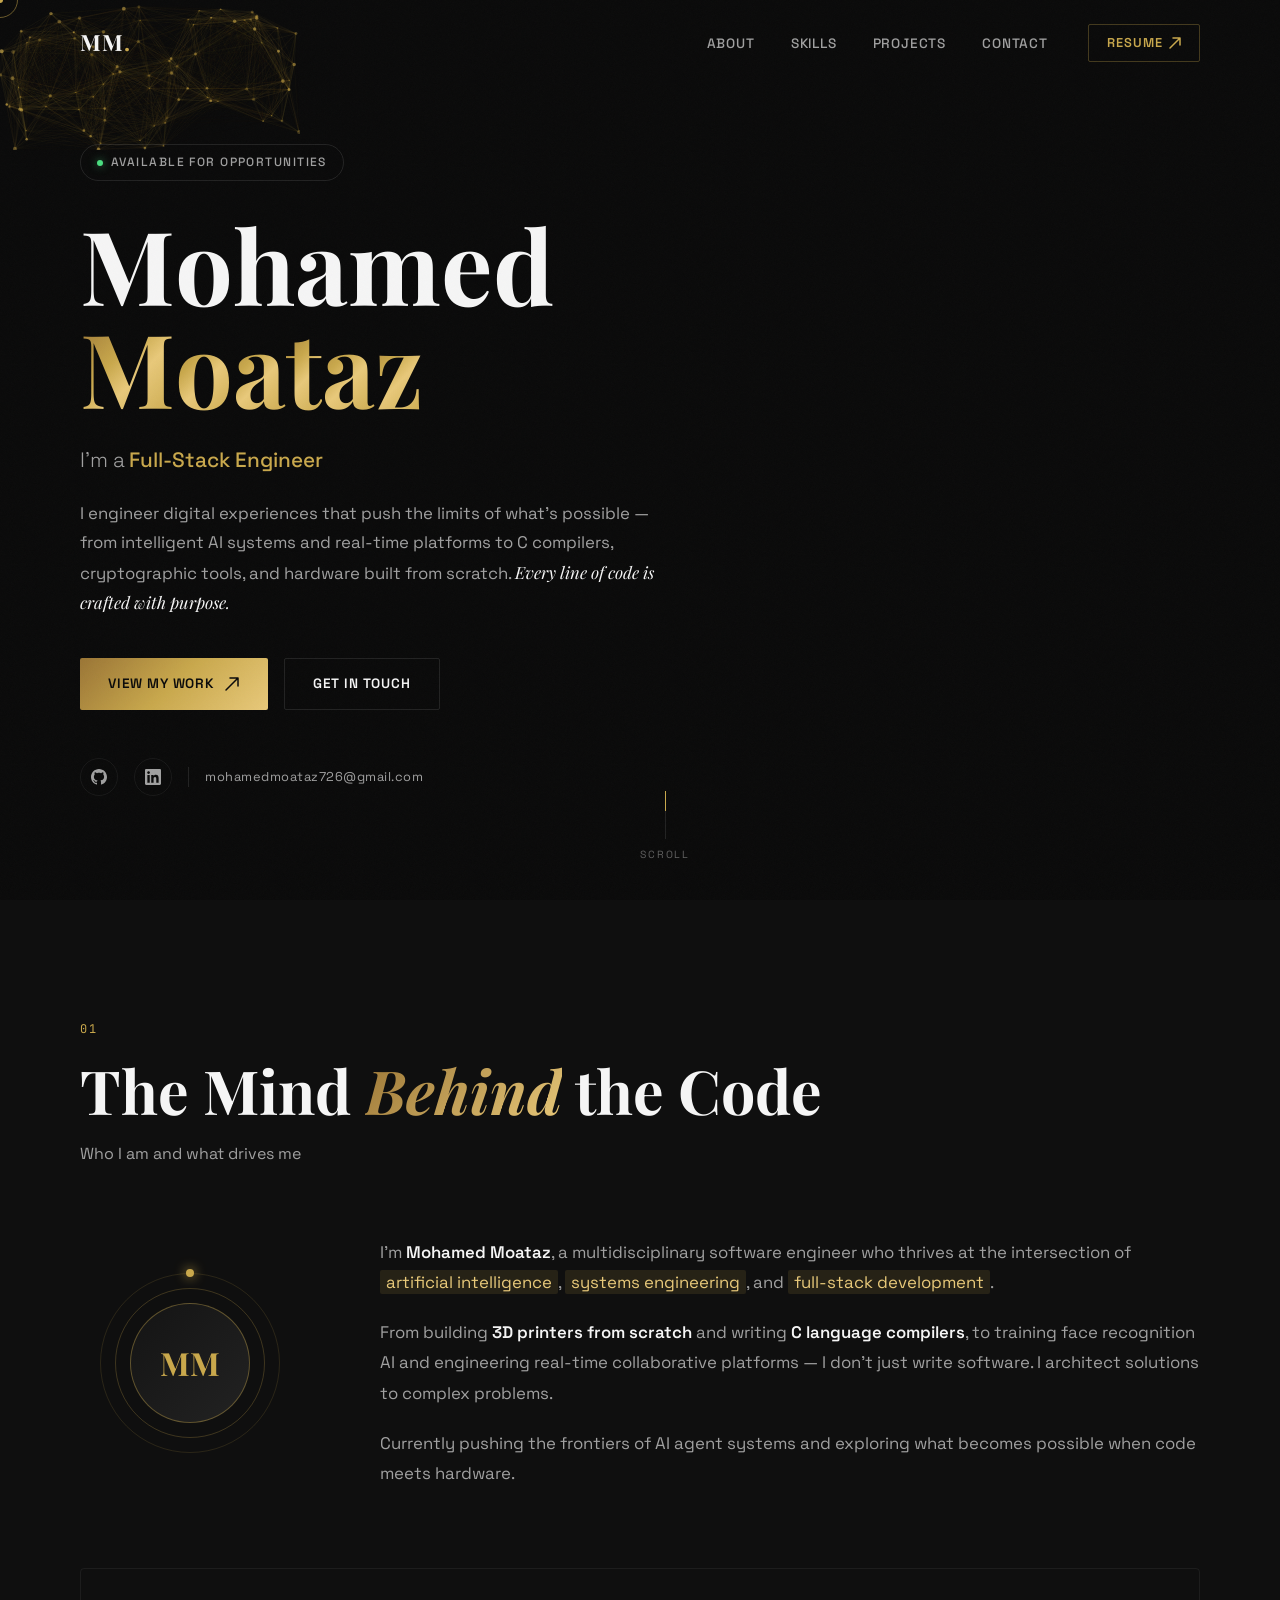
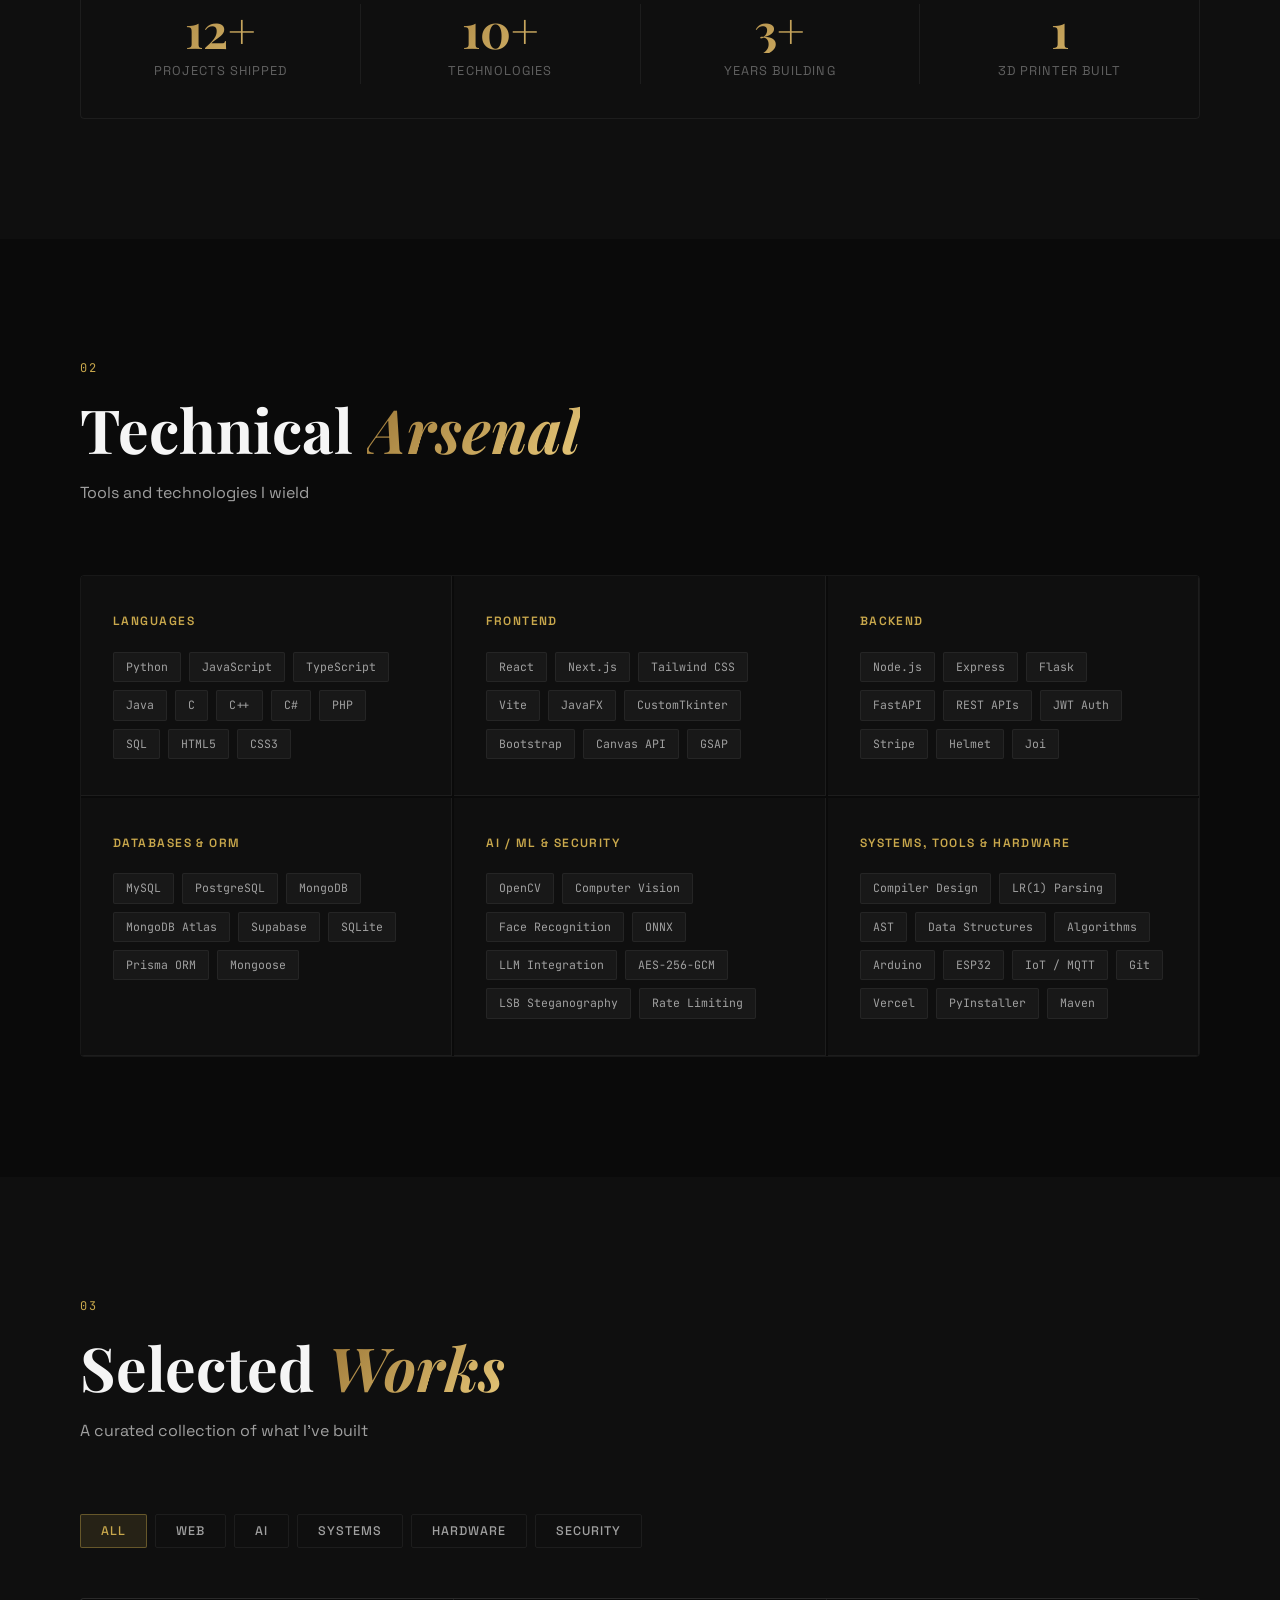
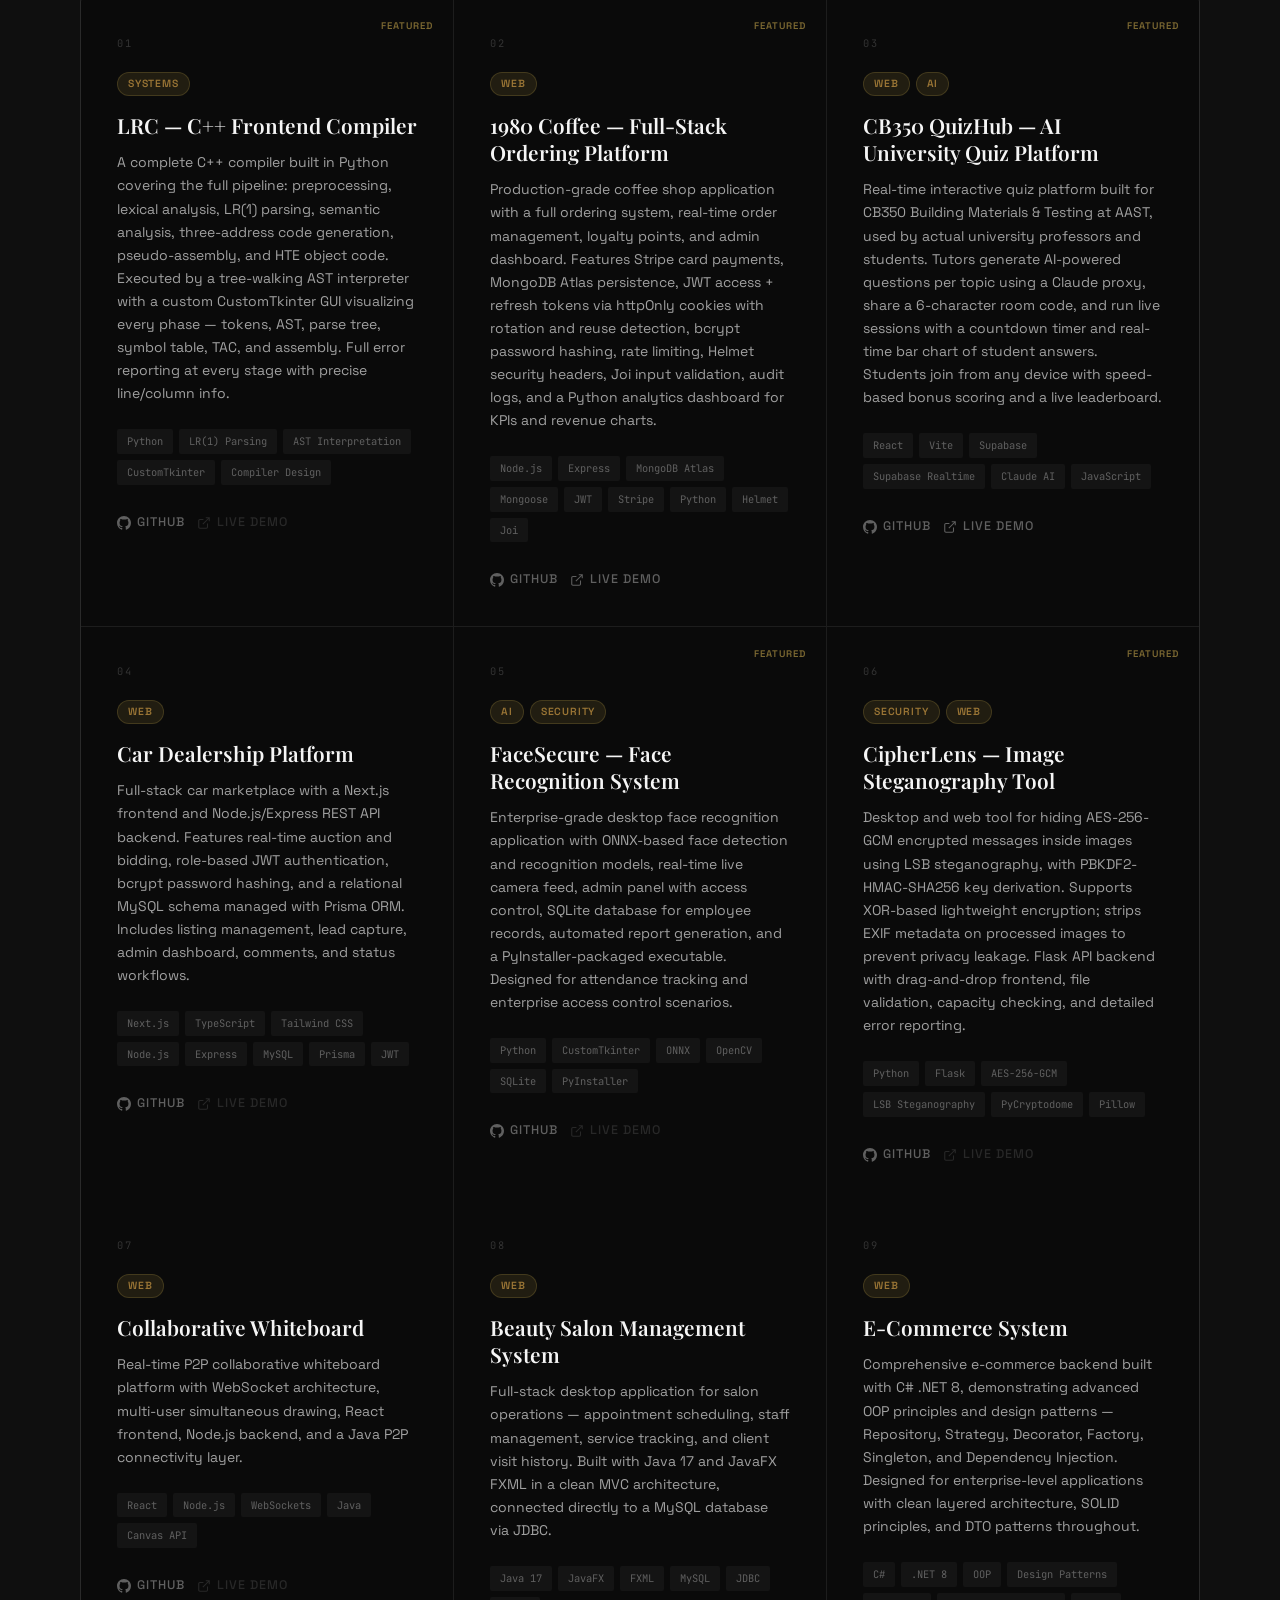
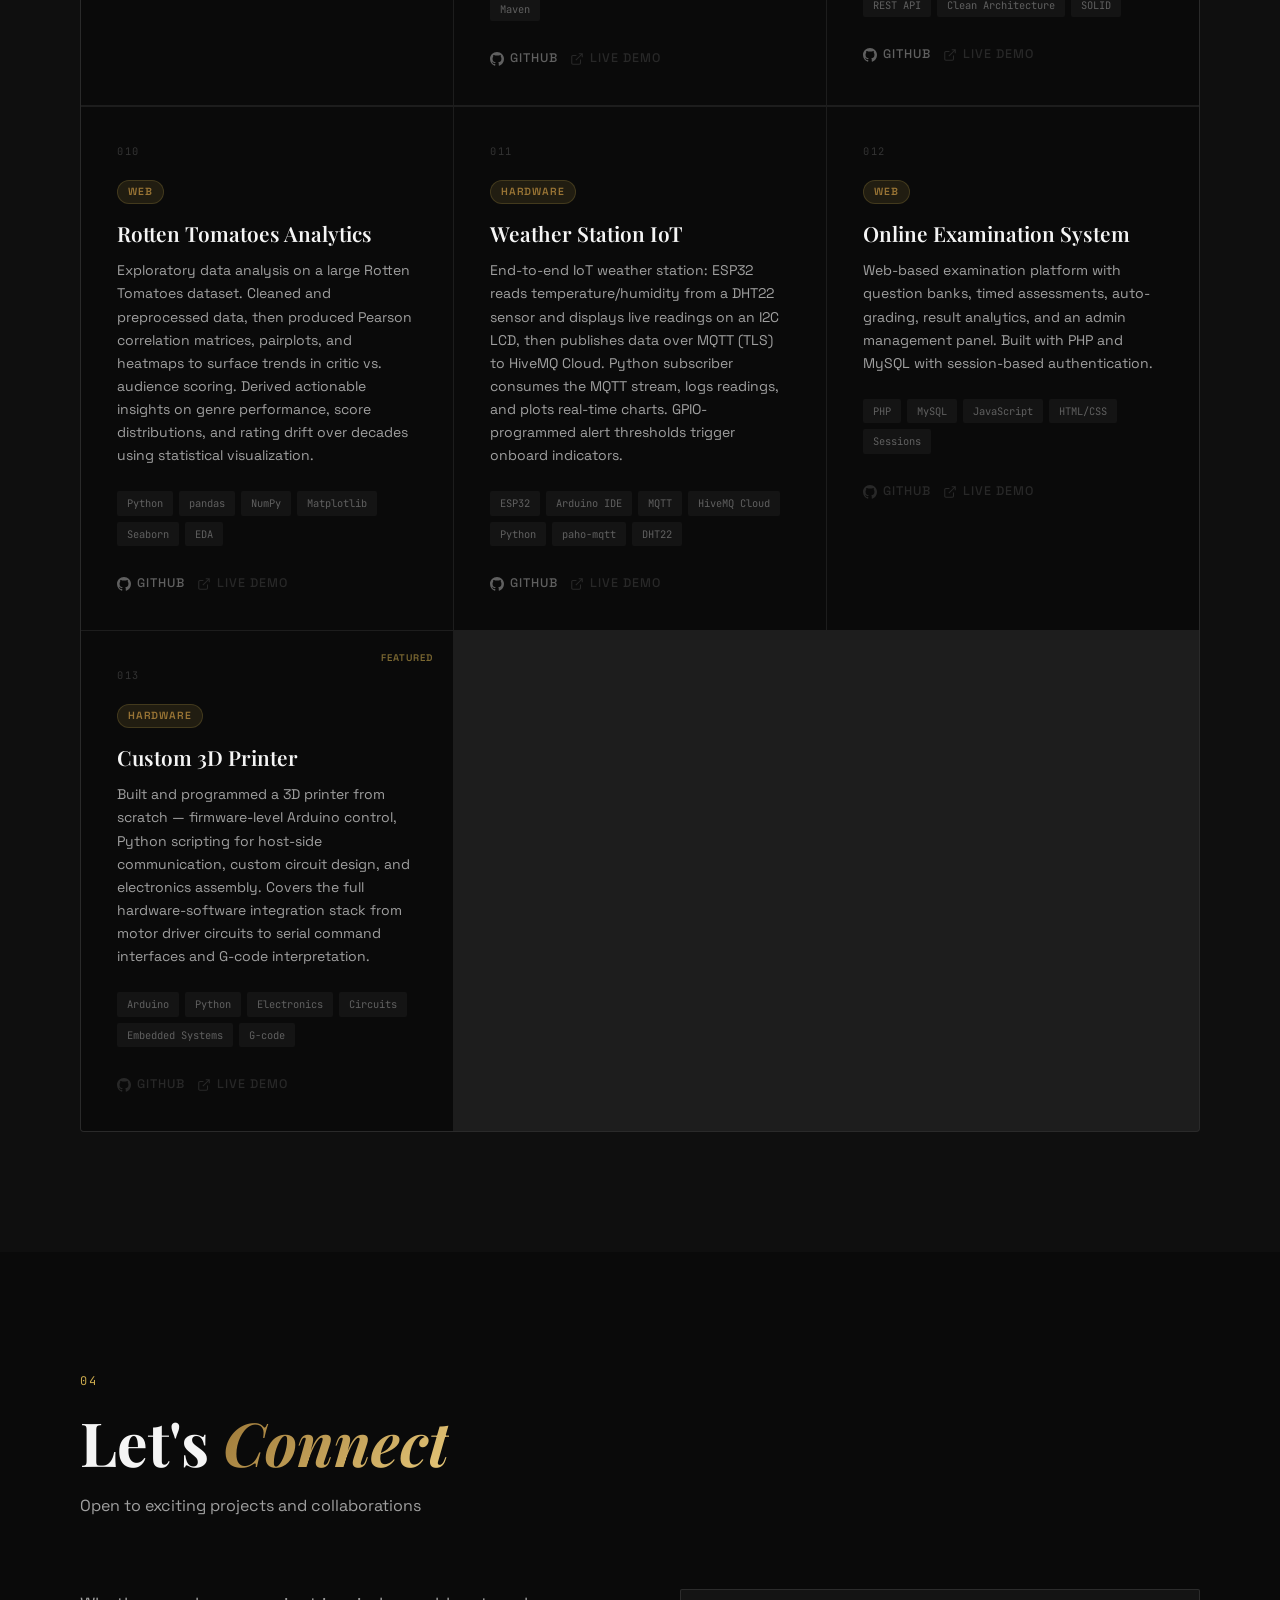
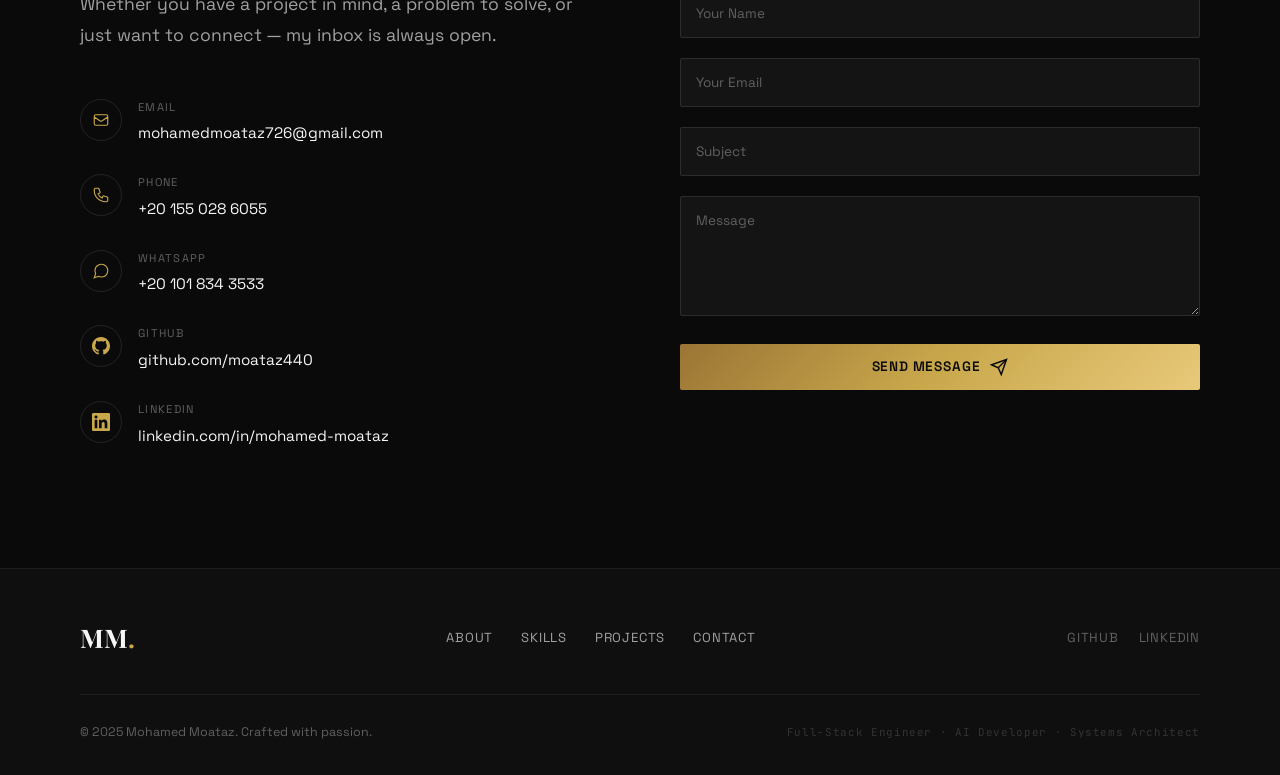
<file: website/index.html>
<!DOCTYPE html>
<html lang="en">
<head>
  <meta charset="UTF-8">
  <meta name="viewport" content="width=device-width, initial-scale=1.0">
  <title>Mohamed Moataz — Portfolio</title>
  <meta name="description" content="Mohamed Moataz — Full-Stack Engineer, AI Developer & Systems Architect">
  <link rel="preconnect" href="https://fonts.googleapis.com">
  <link rel="preconnect" href="https://fonts.gstatic.com" crossorigin>
  <link href="https://fonts.googleapis.com/css2?family=Playfair+Display:ital,wght@0,400;0,600;0,700;1,400&family=Space+Grotesk:wght@300;400;500;600&family=JetBrains+Mono:wght@300;400&display=swap" rel="stylesheet">
  <link rel="stylesheet" href="style.css">
</head>
<body>

  <!-- PRELOADER -->
  <div id="preloader">
    <div class="preloader-inner">
      <div class="preloader-logo">MM</div>
      <div class="preloader-bar"><div class="preloader-fill" id="preloader-fill"></div></div>
      <div class="preloader-num"><span id="preloader-num">0</span>%</div>
    </div>
  </div>

  <!-- CURSOR -->
  <div class="cursor-ring" id="cursor-ring"></div>
  <div class="cursor-dot" id="cursor-dot"></div>

  <!-- NOISE OVERLAY -->
  <div class="noise"></div>

  <!-- NAV -->
  <nav id="nav">
    <div class="nav-inner">
      <a href="#hero" class="nav-logo">MM<span class="gold-dot">.</span></a>
      <ul class="nav-links">
        <li><a href="#about">About</a></li>
        <li><a href="#skills">Skills</a></li>
        <li><a href="#projects">Projects</a></li>
        <li><a href="#contact">Contact</a></li>
      </ul>
      <a href="../documents/resume.html" target="_blank" class="nav-resume">
        Resume <svg width="12" height="12" viewBox="0 0 12 12" fill="none"><path d="M1 11L11 1M11 1H4M11 1V8" stroke="currentColor" stroke-width="1.5" stroke-linecap="round"/></svg>
      </a>
      <button class="nav-burger" id="nav-burger" aria-label="Menu">
        <span></span><span></span>
      </button>
    </div>
  </nav>

  <!-- MOBILE MENU -->
  <div class="mobile-menu" id="mobile-menu">
    <ul>
      <li><a href="#about">About</a></li>
      <li><a href="#skills">Skills</a></li>
      <li><a href="#projects">Projects</a></li>
      <li><a href="#contact">Contact</a></li>
    </ul>
  </div>

  <!-- ===================== HERO ===================== -->
  <section id="hero">
    <canvas id="hero-canvas"></canvas>

    <div class="hero-wrap">
      <div class="hero-content" id="hero-content">
        <div class="hero-badge">
          <span class="badge-dot"></span> Available for opportunities
        </div>

        <h1 class="hero-name">
          <span class="name-line line-1">
            <span class="char">M</span><span class="char">o</span><span class="char">h</span><span class="char">a</span><span class="char">m</span><span class="char">e</span><span class="char">d</span>
          </span>
          <span class="name-line line-2 gold-line">
            <span class="char">M</span><span class="char">o</span><span class="char">a</span><span class="char">t</span><span class="char">a</span><span class="char">z</span>
          </span>
        </h1>

        <div class="hero-role">
          <span class="role-prefix">I'm a&thinsp;</span>
          <div class="role-ticker" id="role-ticker">
            <span class="role-item active">Full-Stack Engineer</span>
            <span class="role-item">AI Developer</span>
            <span class="role-item">Systems Architect</span>
            <span class="role-item">Hardware Builder</span>
          </div>
        </div>

        <p class="hero-bio">
          I engineer digital experiences that push the limits of what's possible — from intelligent AI systems
          and real-time platforms to C compilers, cryptographic tools, and hardware built from scratch.
          <em>Every line of code is crafted with purpose.</em>
        </p>

        <div class="hero-actions">
          <a href="#projects" class="btn-gold mag-btn"><span>View My Work</span><svg width="16" height="16" viewBox="0 0 16 16" fill="none"><path d="M2 14L14 2M14 2H6M14 2V10" stroke="currentColor" stroke-width="1.5" stroke-linecap="round"/></svg></a>
          <a href="#contact" class="btn-ghost mag-btn"><span>Get In Touch</span></a>
        </div>

        <div class="hero-socials">
          <a href="https://github.com/moataz440" target="_blank" class="social-icon" id="h-github" title="GitHub">
            <svg viewBox="0 0 24 24" fill="currentColor"><path d="M12 0c-6.626 0-12 5.373-12 12 0 5.302 3.438 9.8 8.207 11.387.599.111.793-.261.793-.577v-2.234c-3.338.726-4.033-1.416-4.033-1.416-.546-1.387-1.333-1.756-1.333-1.756-1.089-.745.083-.729.083-.729 1.205.084 1.839 1.237 1.839 1.237 1.07 1.834 2.807 1.304 3.492.997.107-.775.418-1.305.762-1.604-2.665-.305-5.467-1.334-5.467-5.931 0-1.311.469-2.381 1.236-3.221-.124-.303-.535-1.524.117-3.176 0 0 1.008-.322 3.301 1.23.957-.266 1.983-.399 3.003-.404 1.02.005 2.047.138 3.006.404 2.291-1.552 3.297-1.23 3.297-1.23.653 1.653.242 2.874.118 3.176.77.84 1.235 1.911 1.235 3.221 0 4.609-2.807 5.624-5.479 5.921.43.372.823 1.102.823 2.222v3.293c0 .319.192.694.801.576 4.765-1.589 8.199-6.086 8.199-11.386 0-6.627-5.373-12-12-12z"/></svg>
          </a>
          <a href="https://www.linkedin.com/in/mohamed-moataz-337780228/" target="_blank" class="social-icon" id="h-linkedin" title="LinkedIn">
            <svg viewBox="0 0 24 24" fill="currentColor"><path d="M20.447 20.452h-3.554v-5.569c0-1.328-.027-3.037-1.852-3.037-1.853 0-2.136 1.445-2.136 2.939v5.667H9.351V9h3.414v1.561h.046c.477-.9 1.637-1.85 3.37-1.85 3.601 0 4.267 2.37 4.267 5.455v6.286zM5.337 7.433c-1.144 0-2.063-.926-2.063-2.065 0-1.138.92-2.063 2.063-2.063 1.14 0 2.064.925 2.064 2.063 0 1.139-.925 2.065-2.064 2.065zm1.782 13.019H3.555V9h3.564v11.452zM22.225 0H1.771C.792 0 0 .774 0 1.729v20.542C0 23.227.792 24 1.771 24h20.451C23.2 24 24 23.227 24 22.271V1.729C24 .774 23.2 0 22.222 0h.003z"/></svg>
          </a>
          <div class="social-sep"></div>
          <a href="mailto:mohamedmoataz726@gmail.com" class="social-email">mohamedmoataz726@gmail.com</a>
        </div>
      </div>
    </div>

    <div class="hero-scroll">
      <div class="scroll-bar"></div>
      <span>Scroll</span>
    </div>
  </section>

  <!-- ===================== ABOUT ===================== -->
  <section id="about" class="section">
    <div class="container">
      <div class="sec-head reveal">
        <span class="sec-num">01</span>
        <h2 class="sec-title">The Mind <em class="gold-italic">Behind</em> the Code</h2>
        <p class="sec-sub">Who I am and what drives me</p>
      </div>

      <div class="about-grid">
        <div class="about-avatar reveal">
          <div class="avatar-outer"></div>
          <div class="avatar-inner"></div>
          <div class="avatar-core">MM</div>
          <div class="avatar-orbit">
            <div class="orbit-dot"></div>
          </div>
        </div>

        <div class="about-text reveal">
          <p>I'm <strong>Mohamed Moataz</strong>, a multidisciplinary software engineer who thrives at the intersection of <mark>artificial intelligence</mark>, <mark>systems engineering</mark>, and <mark>full-stack development</mark>.</p>
          <p>From building <strong>3D printers from scratch</strong> and writing <strong>C language compilers</strong>, to training face recognition AI and engineering real-time collaborative platforms — I don't just write software. I architect solutions to complex problems.</p>
          <p>Currently pushing the frontiers of AI agent systems and exploring what becomes possible when code meets hardware.</p>
        </div>
      </div>

      <div class="about-stats reveal">
        <div class="stat-block">
          <div class="stat-val"><span class="count" data-to="12">0</span>+</div>
          <div class="stat-lab">Projects Shipped</div>
        </div>
        <div class="stat-sep"></div>
        <div class="stat-block">
          <div class="stat-val"><span class="count" data-to="10">0</span>+</div>
          <div class="stat-lab">Technologies</div>
        </div>
        <div class="stat-sep"></div>
        <div class="stat-block">
          <div class="stat-val"><span class="count" data-to="3">0</span>+</div>
          <div class="stat-lab">Years Building</div>
        </div>
        <div class="stat-sep"></div>
        <div class="stat-block">
          <div class="stat-val"><span class="count" data-to="1">0</span></div>
          <div class="stat-lab">3D Printer Built</div>
        </div>
      </div>
    </div>
  </section>

  <!-- ===================== SKILLS ===================== -->
  <section id="skills" class="section">
    <div class="container">
      <div class="sec-head reveal">
        <span class="sec-num">02</span>
        <h2 class="sec-title">Technical <em class="gold-italic">Arsenal</em></h2>
        <p class="sec-sub">Tools and technologies I wield</p>
      </div>

      <div class="skills-grid reveal">
        <div class="skill-cat">
          <div class="skill-cat-label">Languages</div>
          <div class="skill-tags">
            <span class="stag">Python</span><span class="stag">JavaScript</span><span class="stag">TypeScript</span>
            <span class="stag">Java</span><span class="stag">C</span><span class="stag">C++</span>
            <span class="stag">C#</span><span class="stag">PHP</span><span class="stag">SQL</span>
            <span class="stag">HTML5</span><span class="stag">CSS3</span>
          </div>
        </div>
        <div class="skill-cat">
          <div class="skill-cat-label">Frontend</div>
          <div class="skill-tags">
            <span class="stag">React</span><span class="stag">Next.js</span><span class="stag">Tailwind CSS</span>
            <span class="stag">Vite</span><span class="stag">JavaFX</span><span class="stag">CustomTkinter</span>
            <span class="stag">Bootstrap</span><span class="stag">Canvas API</span><span class="stag">GSAP</span>
          </div>
        </div>
        <div class="skill-cat">
          <div class="skill-cat-label">Backend</div>
          <div class="skill-tags">
            <span class="stag">Node.js</span><span class="stag">Express</span><span class="stag">Flask</span>
            <span class="stag">FastAPI</span><span class="stag">REST APIs</span><span class="stag">JWT Auth</span>
            <span class="stag">Stripe</span><span class="stag">Helmet</span><span class="stag">Joi</span>
          </div>
        </div>
        <div class="skill-cat">
          <div class="skill-cat-label">Databases &amp; ORM</div>
          <div class="skill-tags">
            <span class="stag">MySQL</span><span class="stag">PostgreSQL</span><span class="stag">MongoDB</span>
            <span class="stag">MongoDB Atlas</span><span class="stag">Supabase</span><span class="stag">SQLite</span>
            <span class="stag">Prisma ORM</span><span class="stag">Mongoose</span>
          </div>
        </div>
        <div class="skill-cat">
          <div class="skill-cat-label">AI / ML &amp; Security</div>
          <div class="skill-tags">
            <span class="stag">OpenCV</span><span class="stag">Computer Vision</span>
            <span class="stag">Face Recognition</span><span class="stag">ONNX</span>
            <span class="stag">LLM Integration</span><span class="stag">AES-256-GCM</span>
            <span class="stag">LSB Steganography</span><span class="stag">Rate Limiting</span>
          </div>
        </div>
        <div class="skill-cat">
          <div class="skill-cat-label">Systems, Tools &amp; Hardware</div>
          <div class="skill-tags">
            <span class="stag">Compiler Design</span><span class="stag">LR(1) Parsing</span>
            <span class="stag">AST</span><span class="stag">Data Structures</span><span class="stag">Algorithms</span>
            <span class="stag">Arduino</span><span class="stag">ESP32</span><span class="stag">IoT / MQTT</span>
            <span class="stag">Git</span><span class="stag">Vercel</span><span class="stag">PyInstaller</span><span class="stag">Maven</span>
          </div>
        </div>
      </div>
    </div>
  </section>

  <!-- ===================== PROJECTS ===================== -->
  <section id="projects" class="section">
    <div class="container">
      <div class="sec-head reveal">
        <span class="sec-num">03</span>
        <h2 class="sec-title">Selected <em class="gold-italic">Works</em></h2>
        <p class="sec-sub">A curated collection of what I've built</p>
      </div>

      <div class="filter-bar reveal">
        <button class="fbtn active" data-f="all">All</button>
        <button class="fbtn" data-f="web">Web</button>
        <button class="fbtn" data-f="ai">AI</button>
        <button class="fbtn" data-f="systems">Systems</button>
        <button class="fbtn" data-f="hardware">Hardware</button>
        <button class="fbtn" data-f="security">Security</button>
      </div>

      <div class="projects-grid" id="proj-grid"></div>
    </div>
  </section>

  <!-- ===================== CONTACT ===================== -->
  <section id="contact" class="section">
    <div class="container">
      <div class="sec-head reveal">
        <span class="sec-num">04</span>
        <h2 class="sec-title">Let's <em class="gold-italic">Connect</em></h2>
        <p class="sec-sub">Open to exciting projects and collaborations</p>
      </div>

      <div class="contact-grid">
        <div class="contact-left reveal">
          <p class="contact-blurb">Whether you have a project in mind, a problem to solve, or just want to connect — my inbox is always open.</p>
          <div class="contact-list">
            <div class="c-item">
              <div class="c-icon"><svg viewBox="0 0 24 24" fill="none" stroke="currentColor" stroke-width="1.5"><path d="M3 8l7.89 5.26a2 2 0 002.22 0L21 8M5 19h14a2 2 0 002-2V7a2 2 0 00-2-2H5a2 2 0 00-2 2v10a2 2 0 002 2z"/></svg></div>
              <div><div class="c-lbl">Email</div><a href="mailto:mohamedmoataz726@gmail.com" class="c-val">mohamedmoataz726@gmail.com</a></div>
            </div>
            <div class="c-item">
              <div class="c-icon"><svg viewBox="0 0 24 24" fill="none" stroke="currentColor" stroke-width="1.5"><path d="M3 5a2 2 0 012-2h3.28a1 1 0 01.948.684l1.498 4.493a1 1 0 01-.502 1.21l-2.257 1.13a11.042 11.042 0 005.516 5.516l1.13-2.257a1 1 0 011.21-.502l4.493 1.498a1 1 0 01.684.949V19a2 2 0 01-2 2h-1C9.716 21 3 14.284 3 6V5z"/></svg></div>
              <div><div class="c-lbl">Phone</div><a href="tel:+201550286055" class="c-val">+20 155 028 6055</a></div>
            </div>
            <div class="c-item">
              <div class="c-icon"><svg viewBox="0 0 24 24" fill="none" stroke="currentColor" stroke-width="1.5"><path d="M21 11.5a8.38 8.38 0 01-.9 3.8 8.5 8.5 0 01-7.6 4.7 8.38 8.38 0 01-3.8-.9L3 21l1.9-5.7a8.38 8.38 0 01-.9-3.8 8.5 8.5 0 014.7-7.6 8.38 8.38 0 013.8-.9h.5a8.48 8.48 0 018 8v.5z"/></svg></div>
              <div><div class="c-lbl">WhatsApp</div><a href="https://wa.me/201018343533" target="_blank" class="c-val">+20 101 834 3533</a></div>
            </div>
            <div class="c-item">
              <div class="c-icon"><svg viewBox="0 0 24 24" fill="currentColor"><path d="M12 0c-6.626 0-12 5.373-12 12 0 5.302 3.438 9.8 8.207 11.387.599.111.793-.261.793-.577v-2.234c-3.338.726-4.033-1.416-4.033-1.416-.546-1.387-1.333-1.756-1.333-1.756-1.089-.745.083-.729.083-.729 1.205.084 1.839 1.237 1.839 1.237 1.07 1.834 2.807 1.304 3.492.997.107-.775.418-1.305.762-1.604-2.665-.305-5.467-1.334-5.467-5.931 0-1.311.469-2.381 1.236-3.221-.124-.303-.535-1.524.117-3.176 0 0 1.008-.322 3.301 1.23.957-.266 1.983-.399 3.003-.404 1.02.005 2.047.138 3.006.404 2.291-1.552 3.297-1.23 3.297-1.23.653 1.653.242 2.874.118 3.176.77.84 1.235 1.911 1.235 3.221 0 4.609-2.807 5.624-5.479 5.921.43.372.823 1.102.823 2.222v3.293c0 .319.192.694.801.576 4.765-1.589 8.199-6.086 8.199-11.386 0-6.627-5.373-12-12-12z"/></svg></div>
              <div><div class="c-lbl">GitHub</div><a href="https://github.com/moataz440" target="_blank" class="c-val">github.com/moataz440</a></div>
            </div>
            <div class="c-item">
              <div class="c-icon"><svg viewBox="0 0 24 24" fill="currentColor"><path d="M20.447 20.452h-3.554v-5.569c0-1.328-.027-3.037-1.852-3.037-1.853 0-2.136 1.445-2.136 2.939v5.667H9.351V9h3.414v1.561h.046c.477-.9 1.637-1.85 3.37-1.85 3.601 0 4.267 2.37 4.267 5.455v6.286zM5.337 7.433c-1.144 0-2.063-.926-2.063-2.065 0-1.138.92-2.063 2.063-2.063 1.14 0 2.064.925 2.064 2.063 0 1.139-.925 2.065-2.064 2.065zm1.782 13.019H3.555V9h3.564v11.452zM22.225 0H1.771C.792 0 0 .774 0 1.729v20.542C0 23.227.792 24 1.771 24h20.451C23.2 24 24 23.227 24 22.271V1.729C24 .774 23.2 0 22.222 0h.003z"/></svg></div>
              <div><div class="c-lbl">LinkedIn</div><a href="https://www.linkedin.com/in/mohamed-moataz-337780228/" target="_blank" class="c-val">linkedin.com/in/mohamed-moataz</a></div>
            </div>
          </div>
        </div>

        <form class="contact-form reveal" id="contact-form">
          <div class="field-wrap">
            <input type="text" id="f-name" placeholder=" " required>
            <label for="f-name">Your Name</label>
          </div>
          <div class="field-wrap">
            <input type="email" id="f-email" placeholder=" " required>
            <label for="f-email">Your Email</label>
          </div>
          <div class="field-wrap">
            <input type="text" id="f-subject" placeholder=" " required>
            <label for="f-subject">Subject</label>
          </div>
          <div class="field-wrap">
            <textarea id="f-msg" rows="4" placeholder=" " required></textarea>
            <label for="f-msg">Message</label>
          </div>
          <button type="submit" class="btn-gold btn-full">
            <span>Send Message</span>
            <svg width="18" height="18" viewBox="0 0 24 24" fill="none" stroke="currentColor" stroke-width="2"><line x1="22" y1="2" x2="11" y2="13"/><polygon points="22 2 15 22 11 13 2 9 22 2"/></svg>
          </button>
        </form>
      </div>
    </div>
  </section>

  <!-- FOOTER -->
  <footer>
    <div class="container">
      <div class="footer-top">
        <div class="footer-logo">MM<span class="gold-dot">.</span></div>
        <nav class="footer-nav">
          <a href="#about">About</a>
          <a href="#skills">Skills</a>
          <a href="#projects">Projects</a>
          <a href="#contact">Contact</a>
        </nav>
        <div class="footer-soc">
          <a href="https://github.com/moataz440" target="_blank" id="f-github">GitHub</a>
          <a href="https://www.linkedin.com/in/mohamed-moataz-337780228/" target="_blank" id="f-linkedin">LinkedIn</a>
        </div>
      </div>
      <div class="footer-bottom">
        <span>© 2025 Mohamed Moataz. Crafted with passion.</span>
        <span class="footer-role">Full-Stack Engineer · AI Developer · Systems Architect</span>
      </div>
    </div>
  </footer>

  <script src="script.js"></script>
</body>
</html>
</file>
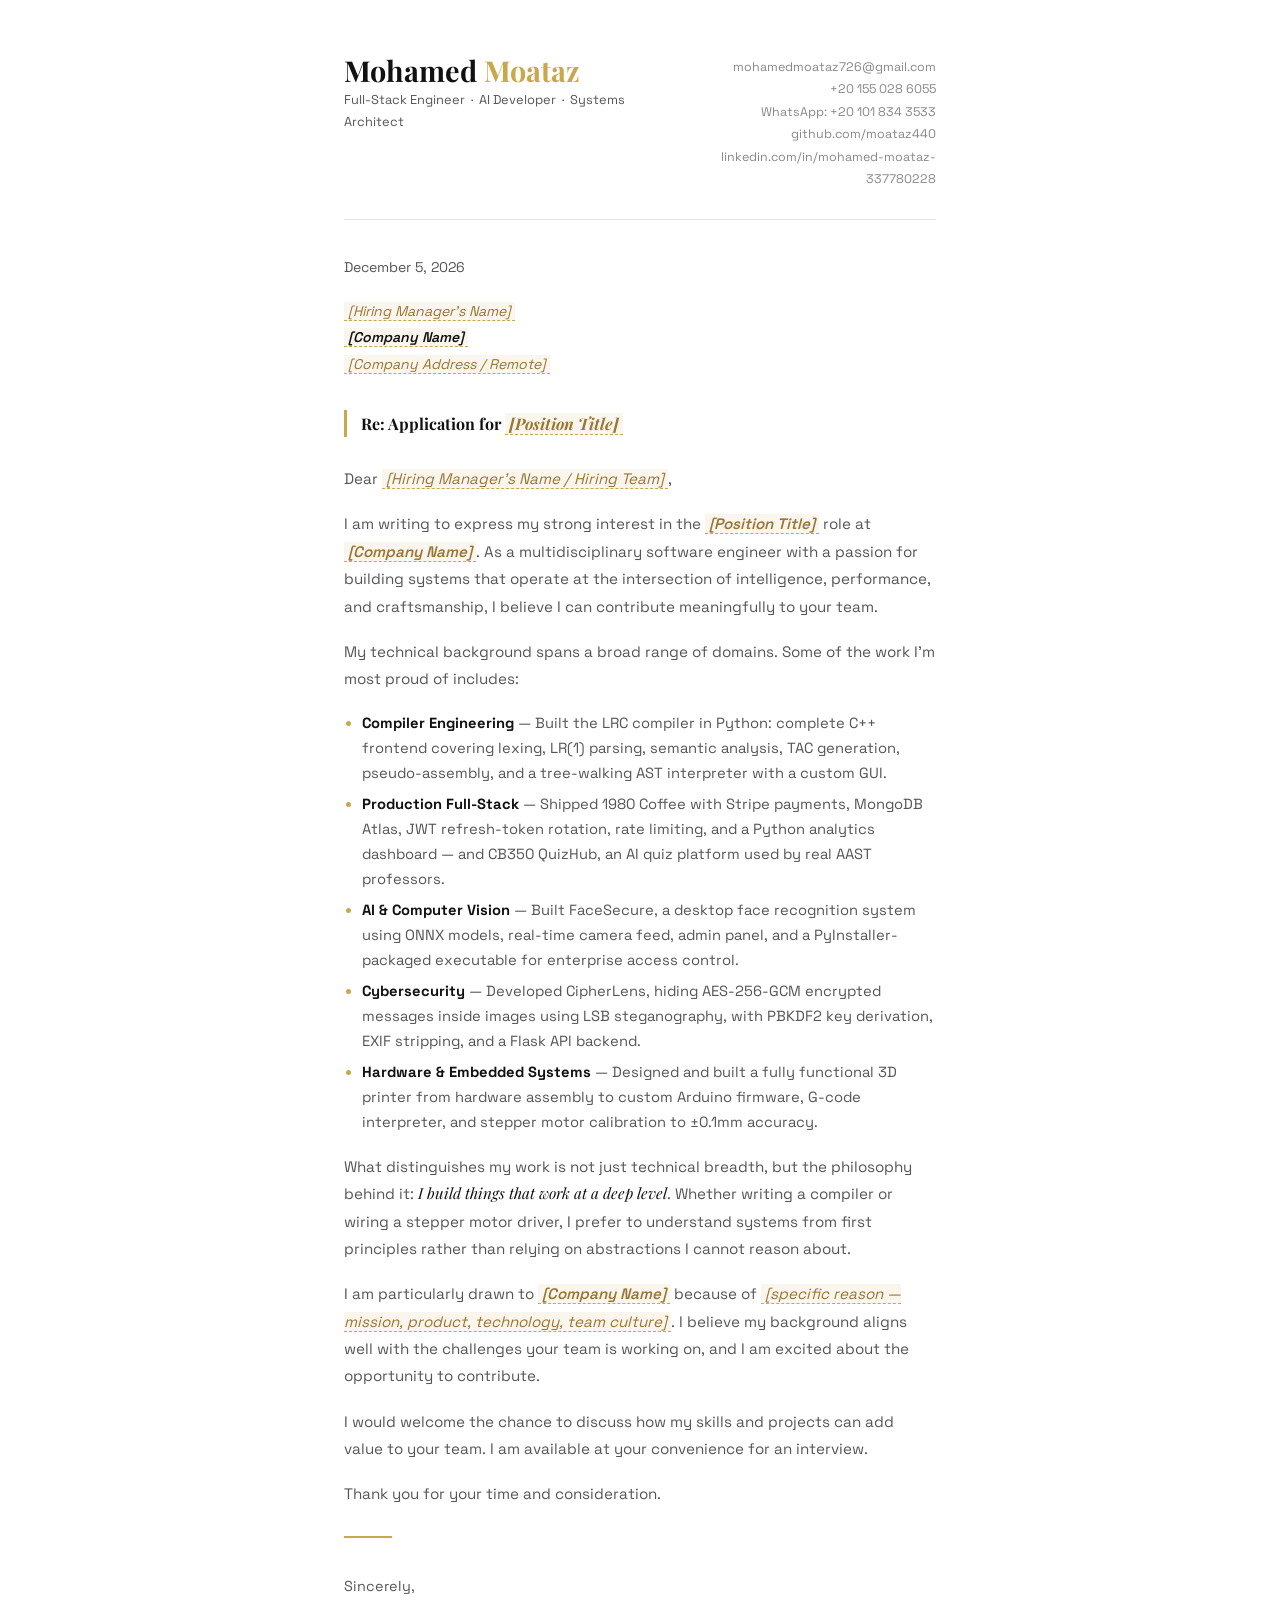
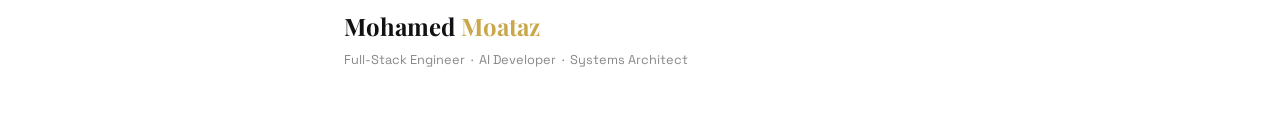
<file: cover-letter.html>
<!DOCTYPE html>
<html lang="en">
<head>
  <meta charset="UTF-8">
  <meta name="viewport" content="width=device-width, initial-scale=1.0">
  <title>Mohamed Moataz — Cover Letter</title>
  <link rel="preconnect" href="https://fonts.googleapis.com">
  <link href="https://fonts.googleapis.com/css2?family=Playfair+Display:ital,wght@0,400;0,700;1,400&family=Space+Grotesk:wght@300;400;500&display=swap" rel="stylesheet">
  <style>
    :root {
      --gold:   #c9a84c;
      --gold-dk:#9a7535;
      --black:  #111111;
      --grey:   #555555;
      --grey2:  #888888;
      --border: #e5e5e5;
      --serif:  'Playfair Display', Georgia, serif;
      --sans:   'Space Grotesk', system-ui, sans-serif;
    }

    *, *::before, *::after { box-sizing: border-box; margin: 0; padding: 0; }

    body {
      font-family: var(--sans);
      font-size: 10.5pt;
      line-height: 1.7;
      color: var(--black);
      background: #fff;
    }

    .page {
      max-width: 720px;
      margin: 0 auto;
      padding: 56px 64px;
    }

    /* Top bar */
    .top-bar {
      display: flex;
      justify-content: space-between;
      align-items: flex-start;
      padding-bottom: 28px;
      margin-bottom: 36px;
      border-bottom: 1px solid var(--border);
    }

    .sender-name {
      font-family: var(--serif);
      font-size: 1.8rem;
      font-weight: 700;
      color: var(--black);
      line-height: 1;
      margin-bottom: 4px;
    }

    .sender-name span { color: var(--gold); }

    .sender-role {
      font-size: 0.8rem;
      color: var(--grey);
      font-weight: 400;
    }

    .contact-info {
      text-align: right;
      font-size: 0.78rem;
      color: var(--grey2);
      line-height: 1.8;
    }

    .contact-info a { color: var(--grey2); text-decoration: none; }

    /* Date + Addressee */
    .meta { margin-bottom: 32px; font-size: 0.88rem; color: var(--grey); }

    .meta .date { margin-bottom: 18px; }

    .meta .addressee { line-height: 1.9; }

    .meta .co-name { font-weight: 600; color: var(--black); }

    /* Subject line */
    .subject-line {
      font-family: var(--serif);
      font-size: 1rem;
      font-weight: 700;
      color: var(--black);
      border-left: 3px solid var(--gold);
      padding-left: 14px;
      margin-bottom: 28px;
    }

    /* Body */
    .body p {
      font-size: 0.95rem;
      color: var(--grey);
      line-height: 1.8;
      margin-bottom: 18px;
    }

    .body p strong { color: var(--black); font-weight: 600; }
    .body p em { font-family: var(--serif); font-style: italic; color: var(--black); }

    .highlight-list {
      margin: 6px 0 18px 18px;
    }

    .highlight-list li {
      font-size: 0.92rem;
      color: var(--grey);
      margin-bottom: 6px;
      line-height: 1.7;
    }

    .highlight-list li::marker { color: var(--gold); }

    .highlight-list strong { color: var(--black); }

    /* Signature */
    .signature {
      margin-top: 36px;
      font-size: 0.9rem;
      color: var(--grey);
    }

    .sig-name {
      font-family: var(--serif);
      font-size: 1.5rem;
      font-weight: 700;
      color: var(--black);
      margin-top: 8px;
    }

    .sig-name span { color: var(--gold); }

    .sig-title { font-size: 0.8rem; color: var(--grey2); margin-top: 2px; }

    /* Gold rule */
    .gold-rule {
      width: 48px;
      height: 2px;
      background: var(--gold);
      margin: 28px 0;
    }

    /* Placeholder styles */
    [data-placeholder] {
      background: rgba(201,168,76,0.1);
      border-bottom: 1px dashed var(--gold);
      padding: 0 4px;
      color: var(--gold-dk);
      font-style: italic;
    }

    @media print {
      .page { padding: 24px 36px; }
    }
    @page { size: A4; margin: 1cm 1.5cm; }
  </style>
</head>
<body>
<div class="page">

  <!-- Header -->
  <div class="top-bar">
    <div>
      <div class="sender-name">Mohamed <span>Moataz</span></div>
      <div class="sender-role">Full-Stack Engineer &nbsp;·&nbsp; AI Developer &nbsp;·&nbsp; Systems Architect</div>
    </div>
    <div class="contact-info">
      <a href="mailto:mohamedmoataz726@gmail.com">mohamedmoataz726@gmail.com</a><br>
      <a href="tel:+201550286055">+20 155 028 6055</a><br>
      <a href="https://wa.me/201018343533" target="_blank">WhatsApp: +20 101 834 3533</a><br>
      <a href="https://github.com/moataz440" target="_blank">github.com/moataz440</a><br>
      <a href="https://www.linkedin.com/in/mohamed-moataz-337780228/" target="_blank">linkedin.com/in/mohamed-moataz-337780228</a>
    </div>
  </div>

  <!-- Meta -->
  <div class="meta">
    <div class="date">May 23, 2025</div>
    <div class="addressee">
      <span data-placeholder>[Hiring Manager's Name]</span><br>
      <span class="co-name" data-placeholder>[Company Name]</span><br>
      <span data-placeholder>[Company Address / Remote]</span>
    </div>
  </div>

  <!-- Subject -->
  <div class="subject-line">
    Re: Application for <span data-placeholder>[Position Title]</span>
  </div>

  <!-- Body -->
  <div class="body">
    <p>Dear <span data-placeholder>[Hiring Manager's Name / Hiring Team]</span>,</p>

    <p>
      I am writing to express my strong interest in the <strong><span data-placeholder>[Position Title]</span></strong> role at <strong><span data-placeholder>[Company Name]</span></strong>. As a multidisciplinary software engineer with a passion for building systems that operate at the intersection of intelligence, performance, and craftsmanship, I believe I can contribute meaningfully to your team.
    </p>

    <p>
      My technical background spans a broad range of domains. Some of the work I'm most proud of includes:
    </p>

    <ul class="highlight-list">
      <li><strong>Compiler Engineering</strong> — Built the LRC compiler in Python: complete C++ frontend covering lexing, LR(1) parsing, semantic analysis, TAC generation, pseudo-assembly, and a tree-walking AST interpreter with a custom GUI.</li>
      <li><strong>Production Full-Stack</strong> — Shipped 1980 Coffee with Stripe payments, MongoDB Atlas, JWT refresh-token rotation, rate limiting, and a Python analytics dashboard — and CB350 QuizHub, an AI quiz platform used by real AAST professors.</li>
      <li><strong>AI & Computer Vision</strong> — Built FaceSecure, a desktop face recognition system using ONNX models, real-time camera feed, admin panel, and a PyInstaller-packaged executable for enterprise access control.</li>
      <li><strong>Cybersecurity</strong> — Developed CipherLens, hiding AES-256-GCM encrypted messages inside images using LSB steganography, with PBKDF2 key derivation, EXIF stripping, and a Flask API backend.</li>
      <li><strong>Hardware & Embedded Systems</strong> — Designed and built a fully functional 3D printer from hardware assembly to custom Arduino firmware, G-code interpreter, and stepper motor calibration to ±0.1mm accuracy.</li>
    </ul>

    <p>
      What distinguishes my work is not just technical breadth, but the philosophy behind it: <em>I build things that work at a deep level</em>. Whether writing a compiler or wiring a stepper motor driver, I prefer to understand systems from first principles rather than relying on abstractions I cannot reason about.
    </p>

    <p>
      I am particularly drawn to <strong><span data-placeholder>[Company Name]</span></strong> because of <span data-placeholder>[specific reason — mission, product, technology, team culture]</span>. I believe my background aligns well with the challenges your team is working on, and I am excited about the opportunity to contribute.
    </p>

    <p>
      I would welcome the chance to discuss how my skills and projects can add value to your team. I am available at your convenience for an interview.
    </p>

    <p>Thank you for your time and consideration.</p>
  </div>

  <div class="gold-rule"></div>

  <div class="signature">
    <div>Sincerely,</div>
    <div class="sig-name">Mohamed <span>Moataz</span></div>
    <div class="sig-title">Full-Stack Engineer &nbsp;·&nbsp; AI Developer &nbsp;·&nbsp; Systems Architect</div>
  </div>

</div>

<script>
  // Auto-fill date
  const dateEl = document.querySelector('.meta .date');
  if (dateEl) {
    const opts = { year: 'numeric', month: 'long', day: 'numeric' };
    dateEl.textContent = new Date().toLocaleDateString('en-US', opts);
  }
</script>
</body>
</html>
</file>
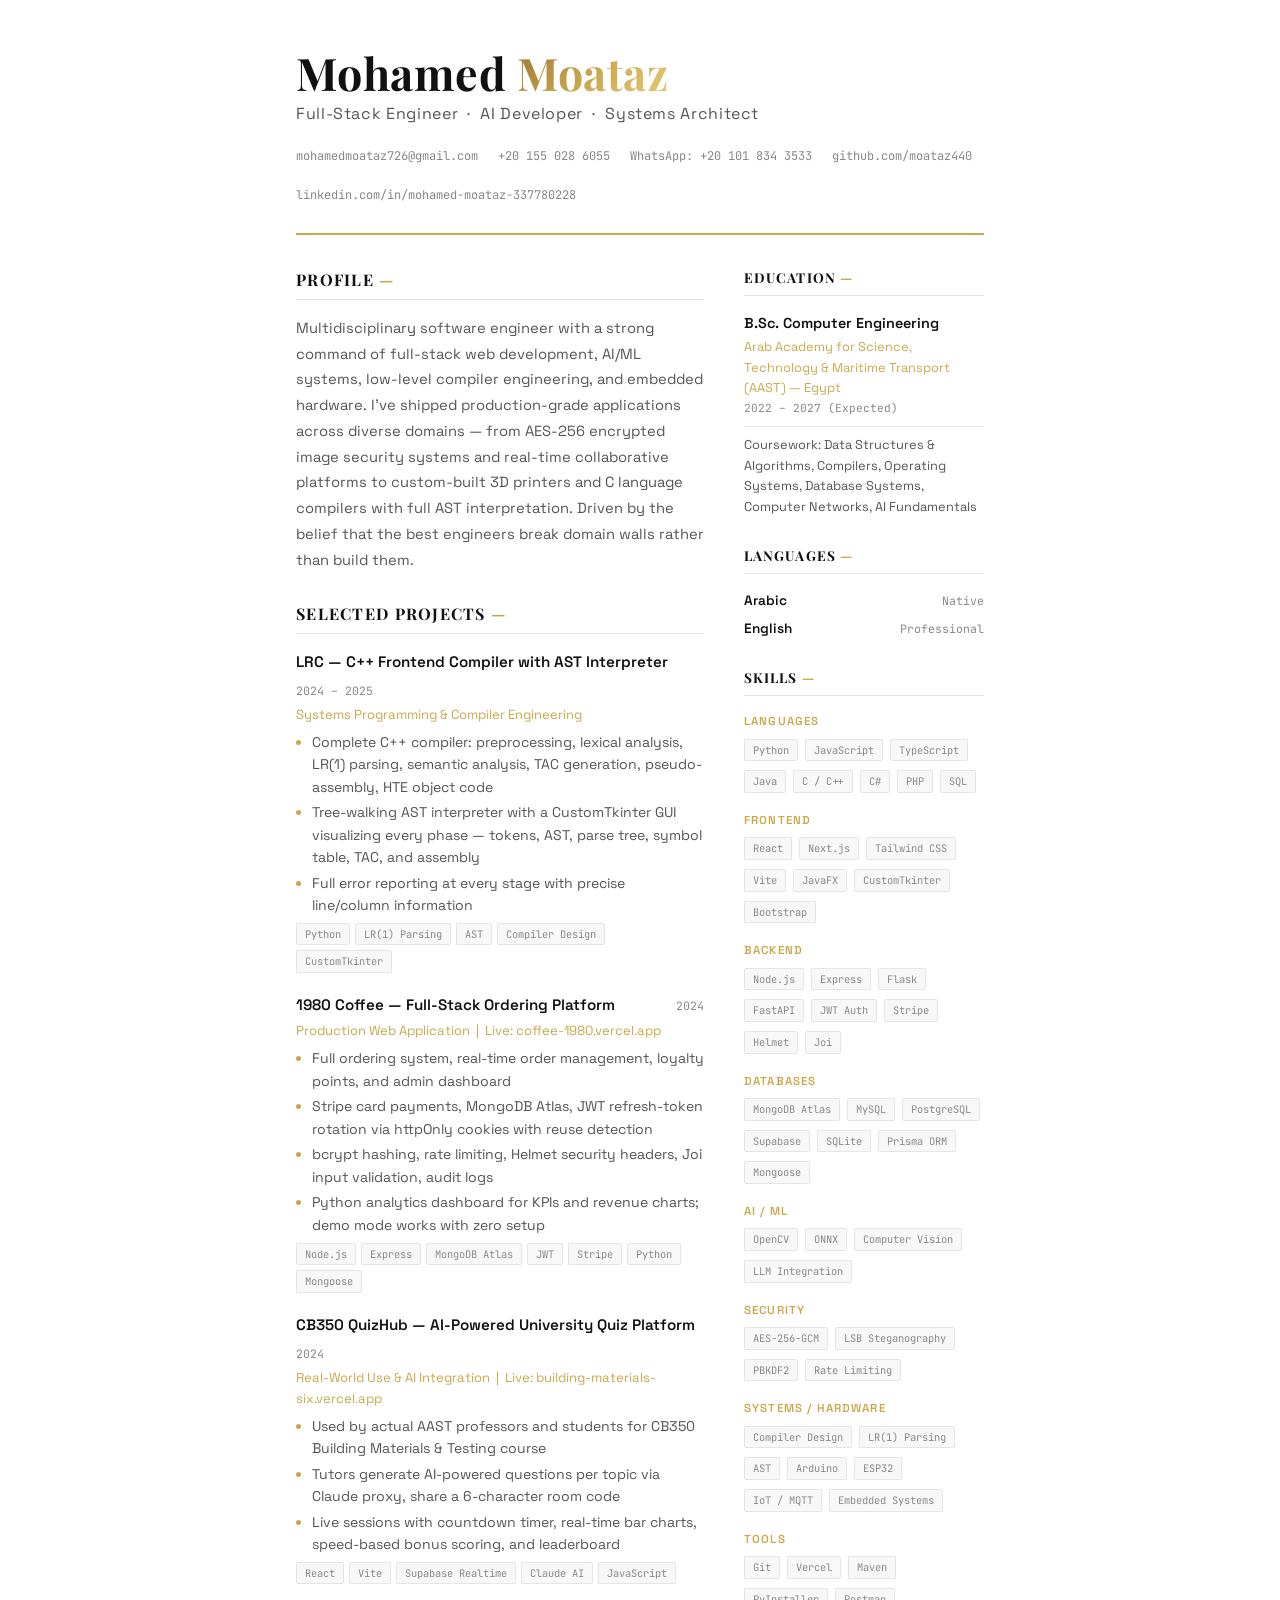
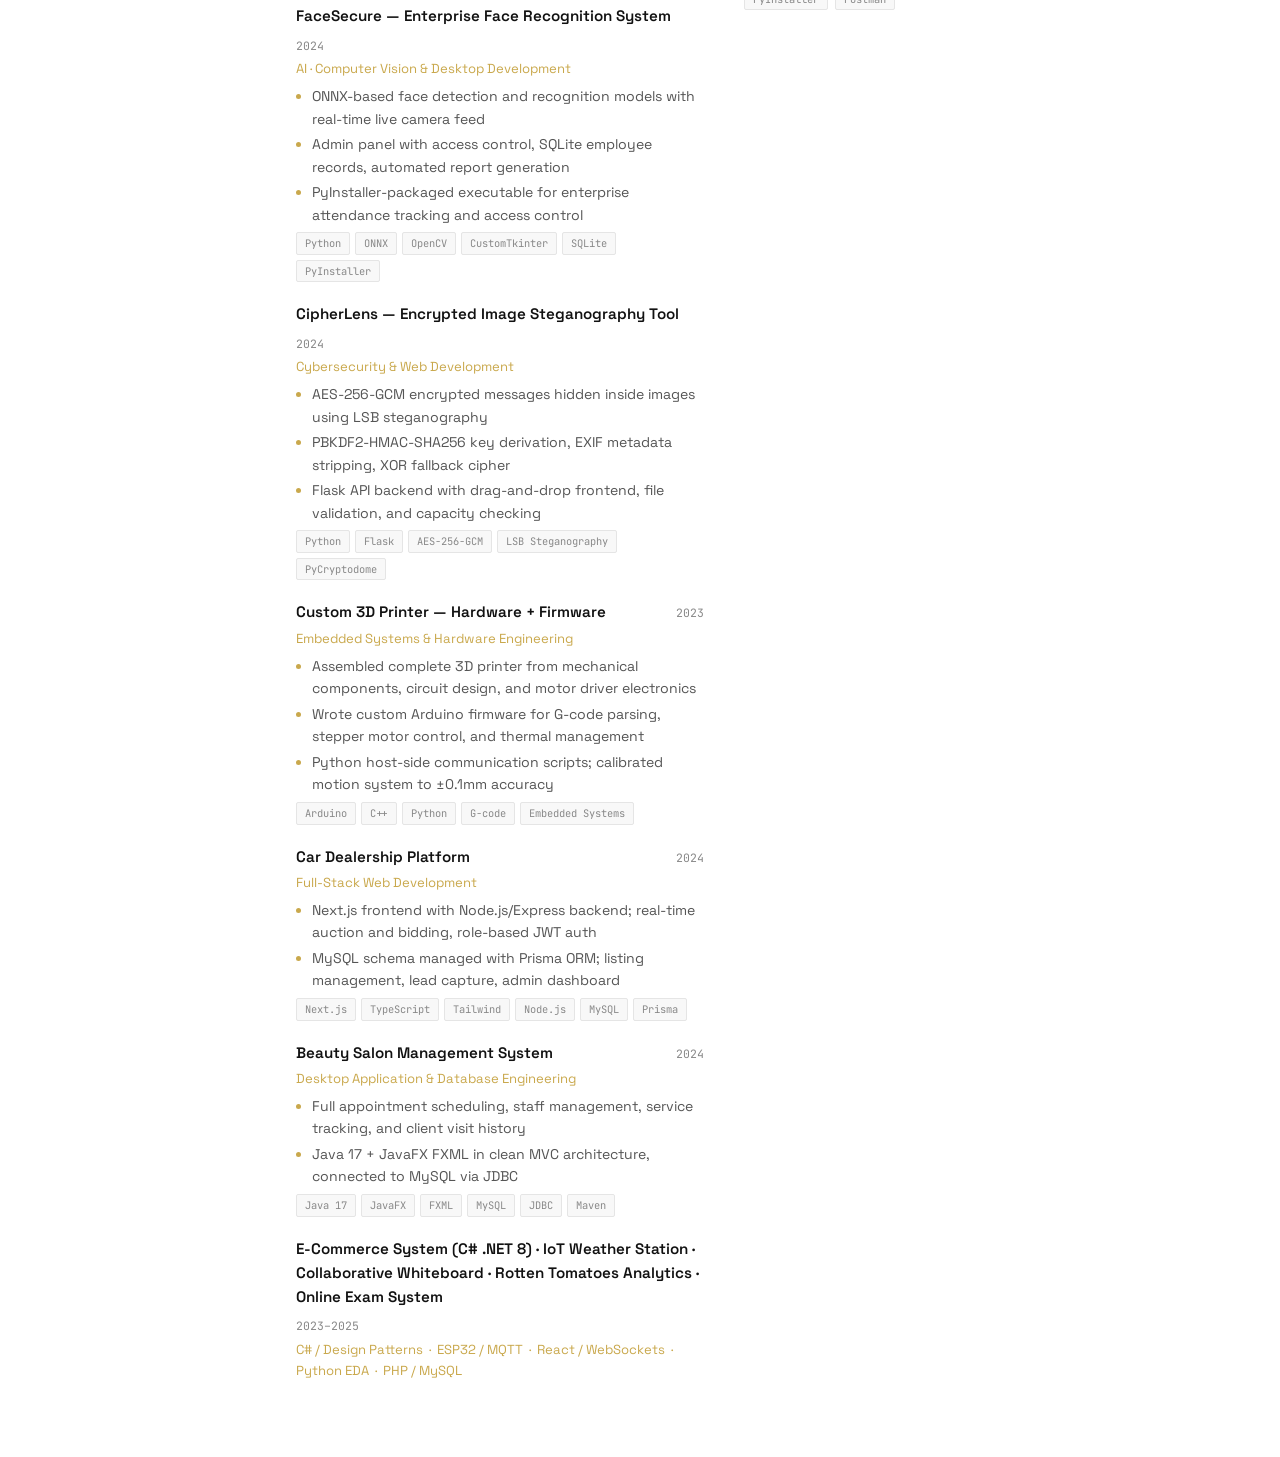
<file: cv.html>
<!DOCTYPE html>
<html lang="en">
<head>
  <meta charset="UTF-8">
  <meta name="viewport" content="width=device-width, initial-scale=1.0">
  <title>Mohamed Moataz — Curriculum Vitae</title>
  <link rel="preconnect" href="https://fonts.googleapis.com">
  <link href="https://fonts.googleapis.com/css2?family=Playfair+Display:wght@400;600;700&family=Space+Grotesk:wght@300;400;500;600&family=JetBrains+Mono:wght@300;400&display=swap" rel="stylesheet">
  <style>
    :root {
      --gold:   #c9a84c;
      --gold-lt: #e8c97a;
      --black:  #111111;
      --grey:   #555555;
      --grey2:  #888888;
      --light:  #f8f8f8;
      --border: #e5e5e5;
      --serif:  'Playfair Display', Georgia, serif;
      --sans:   'Space Grotesk', system-ui, sans-serif;
      --mono:   'JetBrains Mono', 'Courier New', monospace;
    }

    *, *::before, *::after { box-sizing: border-box; margin: 0; padding: 0; }

    body {
      font-family: var(--sans);
      font-size: 10.5pt;
      line-height: 1.6;
      color: var(--black);
      background: #fff;
    }

    a { color: var(--gold); text-decoration: none; }

    /* Page layout */
    .page {
      max-width: 800px;
      margin: 0 auto;
      padding: 48px 56px;
    }

    /* Header */
    header { margin-bottom: 32px; padding-bottom: 28px; border-bottom: 2px solid var(--gold); }

    .name {
      font-family: var(--serif);
      font-size: 2.8rem;
      font-weight: 700;
      color: var(--black);
      letter-spacing: 0.01em;
      line-height: 1.1;
      margin-bottom: 4px;
    }

    .name span {
      background: linear-gradient(135deg, #9a7535, var(--gold), var(--gold-lt));
      -webkit-background-clip: text;
      -webkit-text-fill-color: transparent;
      background-clip: text;
    }

    .title-line {
      font-size: 1rem;
      color: var(--grey);
      font-weight: 400;
      margin-bottom: 20px;
      letter-spacing: 0.04em;
    }

    .contact-bar {
      display: flex;
      flex-wrap: wrap;
      gap: 20px;
    }

    .contact-bar span, .contact-bar a {
      font-family: var(--mono);
      font-size: 0.75rem;
      color: var(--grey2);
      display: flex;
      align-items: center;
      gap: 5px;
    }

    .contact-bar a { color: var(--grey2); }
    .contact-bar a:hover { color: var(--gold); }

    /* Two-column layout */
    .columns { display: grid; grid-template-columns: 1fr 240px; gap: 40px; }

    /* Section */
    .sec { margin-bottom: 28px; }

    .sec-title {
      font-family: var(--serif);
      font-size: 1rem;
      font-weight: 700;
      color: var(--black);
      letter-spacing: 0.08em;
      text-transform: uppercase;
      padding-bottom: 6px;
      border-bottom: 1px solid var(--border);
      margin-bottom: 16px;
    }

    .sec-title span { color: var(--gold); }

    /* Summary */
    .summary {
      font-size: 0.92rem;
      line-height: 1.75;
      color: var(--grey);
    }

    /* Experience / Projects */
    .entry { margin-bottom: 20px; }

    .entry-header {
      display: flex;
      justify-content: space-between;
      align-items: baseline;
      margin-bottom: 3px;
      flex-wrap: wrap;
      gap: 8px;
    }

    .entry-title {
      font-weight: 600;
      font-size: 0.95rem;
      color: var(--black);
    }

    .entry-date {
      font-family: var(--mono);
      font-size: 0.72rem;
      color: var(--grey2);
    }

    .entry-org {
      font-size: 0.82rem;
      color: var(--gold);
      margin-bottom: 6px;
    }

    .entry ul {
      padding-left: 16px;
    }

    .entry li {
      font-size: 0.88rem;
      color: var(--grey);
      margin-bottom: 3px;
      line-height: 1.6;
    }

    .entry li::marker { color: var(--gold); }

    /* Tag list */
    .tag-list { display: flex; flex-wrap: wrap; gap: 5px; margin-top: 6px; }

    .tag {
      font-family: var(--mono);
      font-size: 0.65rem;
      color: var(--grey2);
      background: var(--light);
      border: 1px solid var(--border);
      padding: 2px 8px;
      border-radius: 2px;
    }

    /* Sidebar */
    .sidebar { }

    .sidebar .sec-title { font-size: 0.85rem; }

    .skill-group { margin-bottom: 16px; }

    .skill-group-name {
      font-size: 0.72rem;
      font-weight: 600;
      color: var(--gold);
      letter-spacing: 0.1em;
      text-transform: uppercase;
      margin-bottom: 6px;
    }

    .skill-group .tag { margin: 2px 2px 2px 0; }

    /* Education */
    .edu-title {
      font-weight: 600;
      font-size: 0.9rem;
      color: var(--black);
      margin-bottom: 2px;
    }

    .edu-school {
      font-size: 0.8rem;
      color: var(--gold);
      margin-bottom: 2px;
    }

    .edu-date {
      font-family: var(--mono);
      font-size: 0.7rem;
      color: var(--grey2);
    }

    .divider { height: 1px; background: var(--border); margin: 8px 0; }

    /* Print */
    @media print {
      body { font-size: 9.5pt; }
      .page { padding: 20px 30px; max-width: none; }
      header { padding-bottom: 18px; margin-bottom: 20px; }
      .name { font-size: 2.2rem; }
      a { color: var(--grey2) !important; -webkit-print-color-adjust: exact; }
    }

    @page { size: A4; margin: 1cm 1.5cm; }
  </style>
</head>
<body>
<div class="page">

  <!-- HEADER -->
  <header>
    <div class="name">Mohamed <span>Moataz</span></div>
    <div class="title-line">Full-Stack Engineer &nbsp;·&nbsp; AI Developer &nbsp;·&nbsp; Systems Architect</div>
    <div class="contact-bar">
      <a href="mailto:mohamedmoataz726@gmail.com">mohamedmoataz726@gmail.com</a>
      <a href="tel:+201550286055">+20 155 028 6055</a>
      <a href="https://wa.me/201018343533" target="_blank">WhatsApp: +20 101 834 3533</a>
      <a href="https://github.com/moataz440" target="_blank">github.com/moataz440</a>
      <a href="https://www.linkedin.com/in/mohamed-moataz-337780228/" target="_blank">linkedin.com/in/mohamed-moataz-337780228</a>
    </div>
  </header>

  <div class="columns">
    <!-- MAIN COLUMN -->
    <div class="main">

      <!-- PROFILE SUMMARY -->
      <div class="sec">
        <div class="sec-title">Profile <span>—</span></div>
        <p class="summary">
          Multidisciplinary software engineer with a strong command of full-stack web development, AI/ML systems,
          low-level compiler engineering, and embedded hardware. I've shipped production-grade applications across
          diverse domains — from AES-256 encrypted image security systems and real-time collaborative platforms
          to custom-built 3D printers and C language compilers with full AST interpretation. Driven by the belief
          that the best engineers break domain walls rather than build them.
        </p>
      </div>

      <!-- FEATURED PROJECTS -->
      <div class="sec">
        <div class="sec-title">Selected Projects <span>—</span></div>

        <div class="entry">
          <div class="entry-header">
            <span class="entry-title">LRC — C++ Frontend Compiler with AST Interpreter</span>
            <span class="entry-date">2024 – 2025</span>
          </div>
          <div class="entry-org">Systems Programming &amp; Compiler Engineering</div>
          <ul>
            <li>Complete C++ compiler: preprocessing, lexical analysis, LR(1) parsing, semantic analysis, TAC generation, pseudo-assembly, HTE object code</li>
            <li>Tree-walking AST interpreter with a CustomTkinter GUI visualizing every phase — tokens, AST, parse tree, symbol table, TAC, and assembly</li>
            <li>Full error reporting at every stage with precise line/column information</li>
          </ul>
          <div class="tag-list">
            <span class="tag">Python</span><span class="tag">LR(1) Parsing</span><span class="tag">AST</span>
            <span class="tag">Compiler Design</span><span class="tag">CustomTkinter</span>
          </div>
        </div>

        <div class="entry">
          <div class="entry-header">
            <span class="entry-title">1980 Coffee — Full-Stack Ordering Platform</span>
            <span class="entry-date">2024</span>
          </div>
          <div class="entry-org">Production Web Application &nbsp;|&nbsp; Live: coffee-1980.vercel.app</div>
          <ul>
            <li>Full ordering system, real-time order management, loyalty points, and admin dashboard</li>
            <li>Stripe card payments, MongoDB Atlas, JWT refresh-token rotation via httpOnly cookies with reuse detection</li>
            <li>bcrypt hashing, rate limiting, Helmet security headers, Joi input validation, audit logs</li>
            <li>Python analytics dashboard for KPIs and revenue charts; demo mode works with zero setup</li>
          </ul>
          <div class="tag-list">
            <span class="tag">Node.js</span><span class="tag">Express</span><span class="tag">MongoDB Atlas</span>
            <span class="tag">JWT</span><span class="tag">Stripe</span><span class="tag">Python</span><span class="tag">Mongoose</span>
          </div>
        </div>

        <div class="entry">
          <div class="entry-header">
            <span class="entry-title">CB350 QuizHub — AI-Powered University Quiz Platform</span>
            <span class="entry-date">2024</span>
          </div>
          <div class="entry-org">Real-World Use &amp; AI Integration &nbsp;|&nbsp; Live: building-materials-six.vercel.app</div>
          <ul>
            <li>Used by actual AAST professors and students for CB350 Building Materials &amp; Testing course</li>
            <li>Tutors generate AI-powered questions per topic via Claude proxy, share a 6-character room code</li>
            <li>Live sessions with countdown timer, real-time bar charts, speed-based bonus scoring, and leaderboard</li>
          </ul>
          <div class="tag-list">
            <span class="tag">React</span><span class="tag">Vite</span><span class="tag">Supabase Realtime</span>
            <span class="tag">Claude AI</span><span class="tag">JavaScript</span>
          </div>
        </div>

        <div class="entry">
          <div class="entry-header">
            <span class="entry-title">FaceSecure — Enterprise Face Recognition System</span>
            <span class="entry-date">2024</span>
          </div>
          <div class="entry-org">AI · Computer Vision &amp; Desktop Development</div>
          <ul>
            <li>ONNX-based face detection and recognition models with real-time live camera feed</li>
            <li>Admin panel with access control, SQLite employee records, automated report generation</li>
            <li>PyInstaller-packaged executable for enterprise attendance tracking and access control</li>
          </ul>
          <div class="tag-list">
            <span class="tag">Python</span><span class="tag">ONNX</span><span class="tag">OpenCV</span>
            <span class="tag">CustomTkinter</span><span class="tag">SQLite</span><span class="tag">PyInstaller</span>
          </div>
        </div>

        <div class="entry">
          <div class="entry-header">
            <span class="entry-title">CipherLens — Encrypted Image Steganography Tool</span>
            <span class="entry-date">2024</span>
          </div>
          <div class="entry-org">Cybersecurity &amp; Web Development</div>
          <ul>
            <li>AES-256-GCM encrypted messages hidden inside images using LSB steganography</li>
            <li>PBKDF2-HMAC-SHA256 key derivation, EXIF metadata stripping, XOR fallback cipher</li>
            <li>Flask API backend with drag-and-drop frontend, file validation, and capacity checking</li>
          </ul>
          <div class="tag-list">
            <span class="tag">Python</span><span class="tag">Flask</span><span class="tag">AES-256-GCM</span>
            <span class="tag">LSB Steganography</span><span class="tag">PyCryptodome</span>
          </div>
        </div>

        <div class="entry">
          <div class="entry-header">
            <span class="entry-title">Custom 3D Printer — Hardware + Firmware</span>
            <span class="entry-date">2023</span>
          </div>
          <div class="entry-org">Embedded Systems &amp; Hardware Engineering</div>
          <ul>
            <li>Assembled complete 3D printer from mechanical components, circuit design, and motor driver electronics</li>
            <li>Wrote custom Arduino firmware for G-code parsing, stepper motor control, and thermal management</li>
            <li>Python host-side communication scripts; calibrated motion system to ±0.1mm accuracy</li>
          </ul>
          <div class="tag-list">
            <span class="tag">Arduino</span><span class="tag">C++</span><span class="tag">Python</span>
            <span class="tag">G-code</span><span class="tag">Embedded Systems</span>
          </div>
        </div>

        <div class="entry">
          <div class="entry-header">
            <span class="entry-title">Car Dealership Platform</span>
            <span class="entry-date">2024</span>
          </div>
          <div class="entry-org">Full-Stack Web Development</div>
          <ul>
            <li>Next.js frontend with Node.js/Express backend; real-time auction and bidding, role-based JWT auth</li>
            <li>MySQL schema managed with Prisma ORM; listing management, lead capture, admin dashboard</li>
          </ul>
          <div class="tag-list">
            <span class="tag">Next.js</span><span class="tag">TypeScript</span><span class="tag">Tailwind</span>
            <span class="tag">Node.js</span><span class="tag">MySQL</span><span class="tag">Prisma</span>
          </div>
        </div>

        <div class="entry">
          <div class="entry-header">
            <span class="entry-title">Beauty Salon Management System</span>
            <span class="entry-date">2024</span>
          </div>
          <div class="entry-org">Desktop Application &amp; Database Engineering</div>
          <ul>
            <li>Full appointment scheduling, staff management, service tracking, and client visit history</li>
            <li>Java 17 + JavaFX FXML in clean MVC architecture, connected to MySQL via JDBC</li>
          </ul>
          <div class="tag-list">
            <span class="tag">Java 17</span><span class="tag">JavaFX</span><span class="tag">FXML</span>
            <span class="tag">MySQL</span><span class="tag">JDBC</span><span class="tag">Maven</span>
          </div>
        </div>

        <div class="entry">
          <div class="entry-header">
            <span class="entry-title">E-Commerce System (C# .NET 8) · IoT Weather Station · Collaborative Whiteboard · Rotten Tomatoes Analytics · Online Exam System</span>
            <span class="entry-date">2023–2025</span>
          </div>
          <div class="entry-org">C# / Design Patterns &nbsp;·&nbsp; ESP32 / MQTT &nbsp;·&nbsp; React / WebSockets &nbsp;·&nbsp; Python EDA &nbsp;·&nbsp; PHP / MySQL</div>
        </div>
      </div>

    </div>

    <!-- SIDEBAR COLUMN -->
    <div class="sidebar">

      <!-- EDUCATION -->
      <div class="sec">
        <div class="sec-title">Education <span>—</span></div>
        <div class="edu-title">B.Sc. Computer Engineering</div>
        <div class="edu-school">Arab Academy for Science, Technology &amp; Maritime Transport (AAST) — Egypt</div>
        <div class="edu-date">2022 – 2027 (Expected)</div>
        <div class="divider"></div>
        <p style="font-size:0.8rem; color:var(--grey); margin-top:6px;">Coursework: Data Structures &amp; Algorithms, Compilers, Operating Systems, Database Systems, Computer Networks, AI Fundamentals</p>
      </div>

      <!-- LANGUAGES -->
      <div class="sec">
        <div class="sec-title">Languages <span>—</span></div>
        <div class="entry">
          <div class="entry-header"><span style="font-size:0.85rem; font-weight:600;">Arabic</span><span class="entry-date">Native</span></div>
          <div class="entry-header" style="margin-top:6px;"><span style="font-size:0.85rem; font-weight:600;">English</span><span class="entry-date">Professional</span></div>
        </div>
      </div>

      <!-- SKILLS -->
      <div class="sec">
        <div class="sec-title">Skills <span>—</span></div>

        <div class="skill-group">
          <div class="skill-group-name">Languages</div>
          <div class="tag-list">
            <span class="tag">Python</span><span class="tag">JavaScript</span><span class="tag">TypeScript</span>
            <span class="tag">Java</span><span class="tag">C / C++</span><span class="tag">C#</span>
            <span class="tag">PHP</span><span class="tag">SQL</span>
          </div>
        </div>

        <div class="skill-group">
          <div class="skill-group-name">Frontend</div>
          <div class="tag-list">
            <span class="tag">React</span><span class="tag">Next.js</span><span class="tag">Tailwind CSS</span>
            <span class="tag">Vite</span><span class="tag">JavaFX</span><span class="tag">CustomTkinter</span>
            <span class="tag">Bootstrap</span>
          </div>
        </div>

        <div class="skill-group">
          <div class="skill-group-name">Backend</div>
          <div class="tag-list">
            <span class="tag">Node.js</span><span class="tag">Express</span><span class="tag">Flask</span>
            <span class="tag">FastAPI</span><span class="tag">JWT Auth</span><span class="tag">Stripe</span>
            <span class="tag">Helmet</span><span class="tag">Joi</span>
          </div>
        </div>

        <div class="skill-group">
          <div class="skill-group-name">Databases</div>
          <div class="tag-list">
            <span class="tag">MongoDB Atlas</span><span class="tag">MySQL</span><span class="tag">PostgreSQL</span>
            <span class="tag">Supabase</span><span class="tag">SQLite</span><span class="tag">Prisma ORM</span>
            <span class="tag">Mongoose</span>
          </div>
        </div>

        <div class="skill-group">
          <div class="skill-group-name">AI / ML</div>
          <div class="tag-list">
            <span class="tag">OpenCV</span><span class="tag">ONNX</span>
            <span class="tag">Computer Vision</span><span class="tag">LLM Integration</span>
          </div>
        </div>

        <div class="skill-group">
          <div class="skill-group-name">Security</div>
          <div class="tag-list">
            <span class="tag">AES-256-GCM</span><span class="tag">LSB Steganography</span>
            <span class="tag">PBKDF2</span><span class="tag">Rate Limiting</span>
          </div>
        </div>

        <div class="skill-group">
          <div class="skill-group-name">Systems / Hardware</div>
          <div class="tag-list">
            <span class="tag">Compiler Design</span><span class="tag">LR(1) Parsing</span>
            <span class="tag">AST</span><span class="tag">Arduino</span><span class="tag">ESP32</span>
            <span class="tag">IoT / MQTT</span><span class="tag">Embedded Systems</span>
          </div>
        </div>

        <div class="skill-group">
          <div class="skill-group-name">Tools</div>
          <div class="tag-list">
            <span class="tag">Git</span><span class="tag">Vercel</span><span class="tag">Maven</span>
            <span class="tag">PyInstaller</span><span class="tag">Postman</span>
          </div>
        </div>
      </div>

    </div>
  </div>

</div>
</body>
</html>
</file>
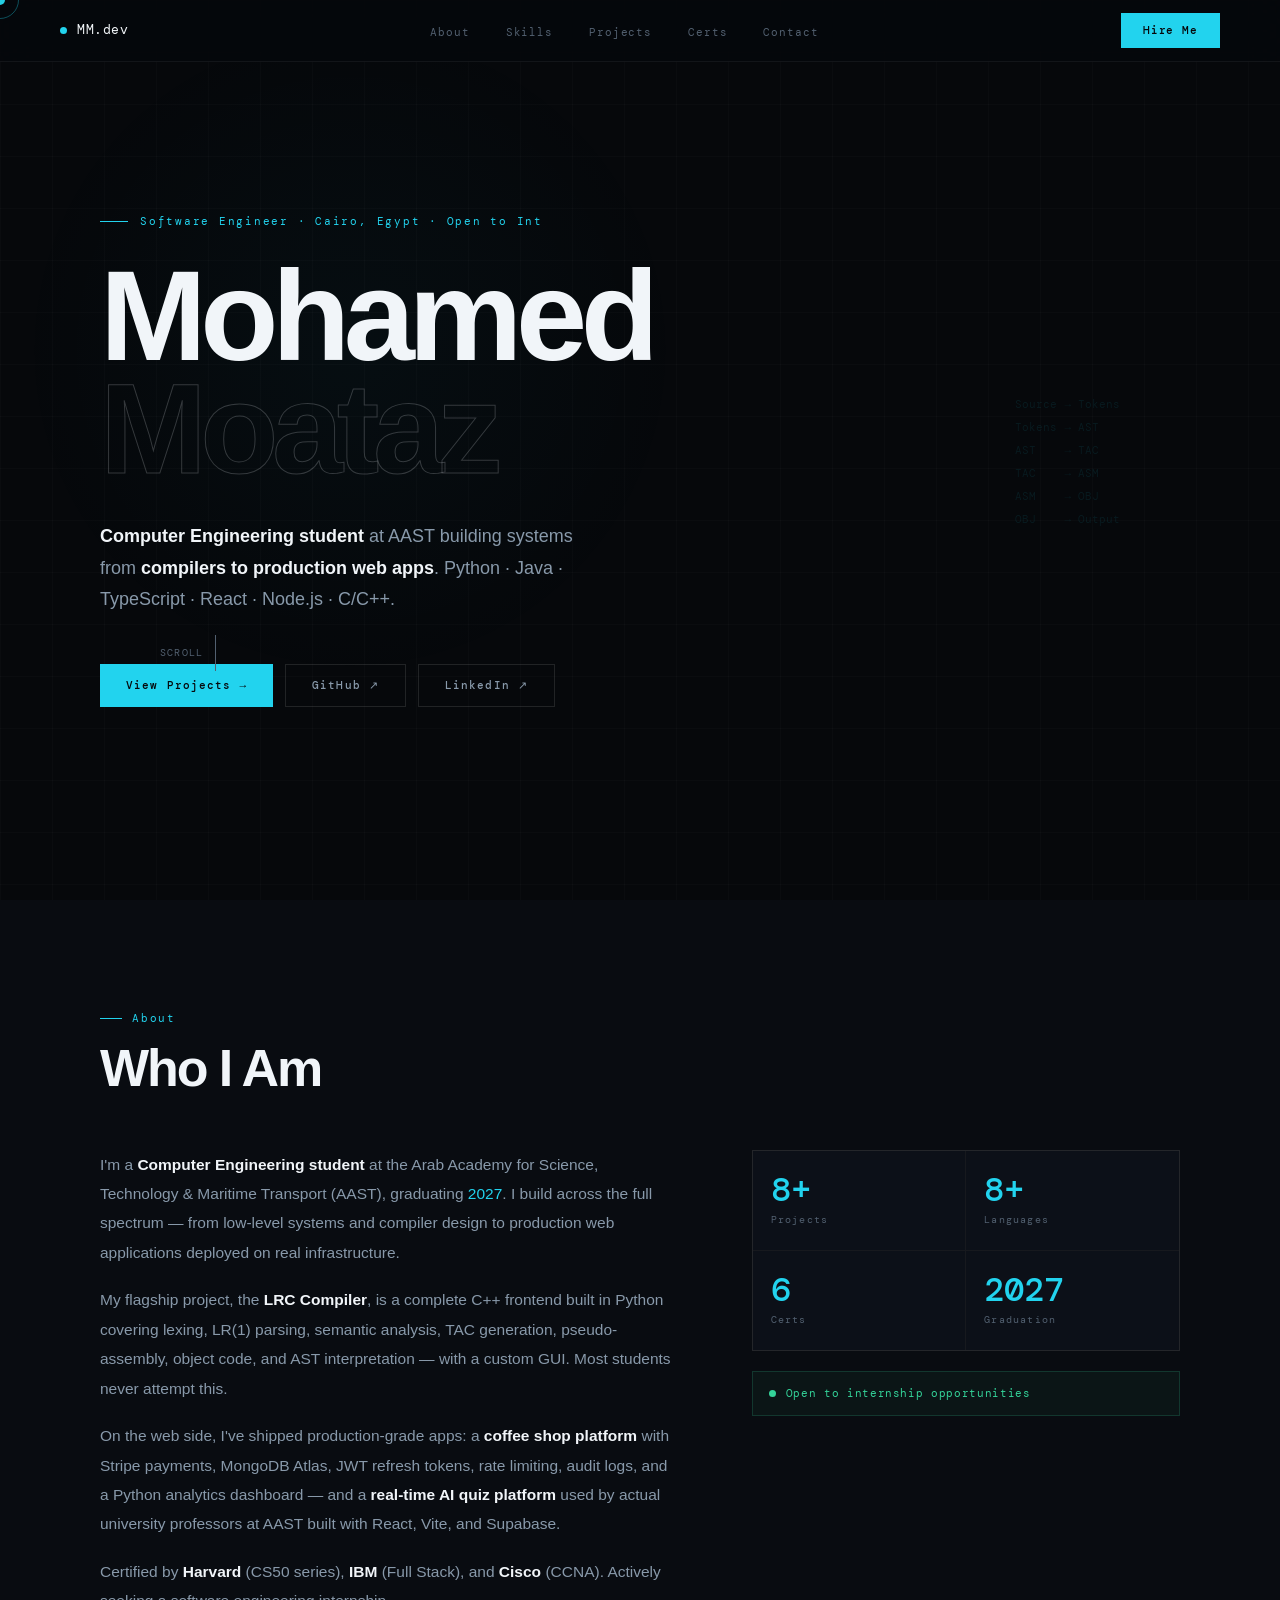
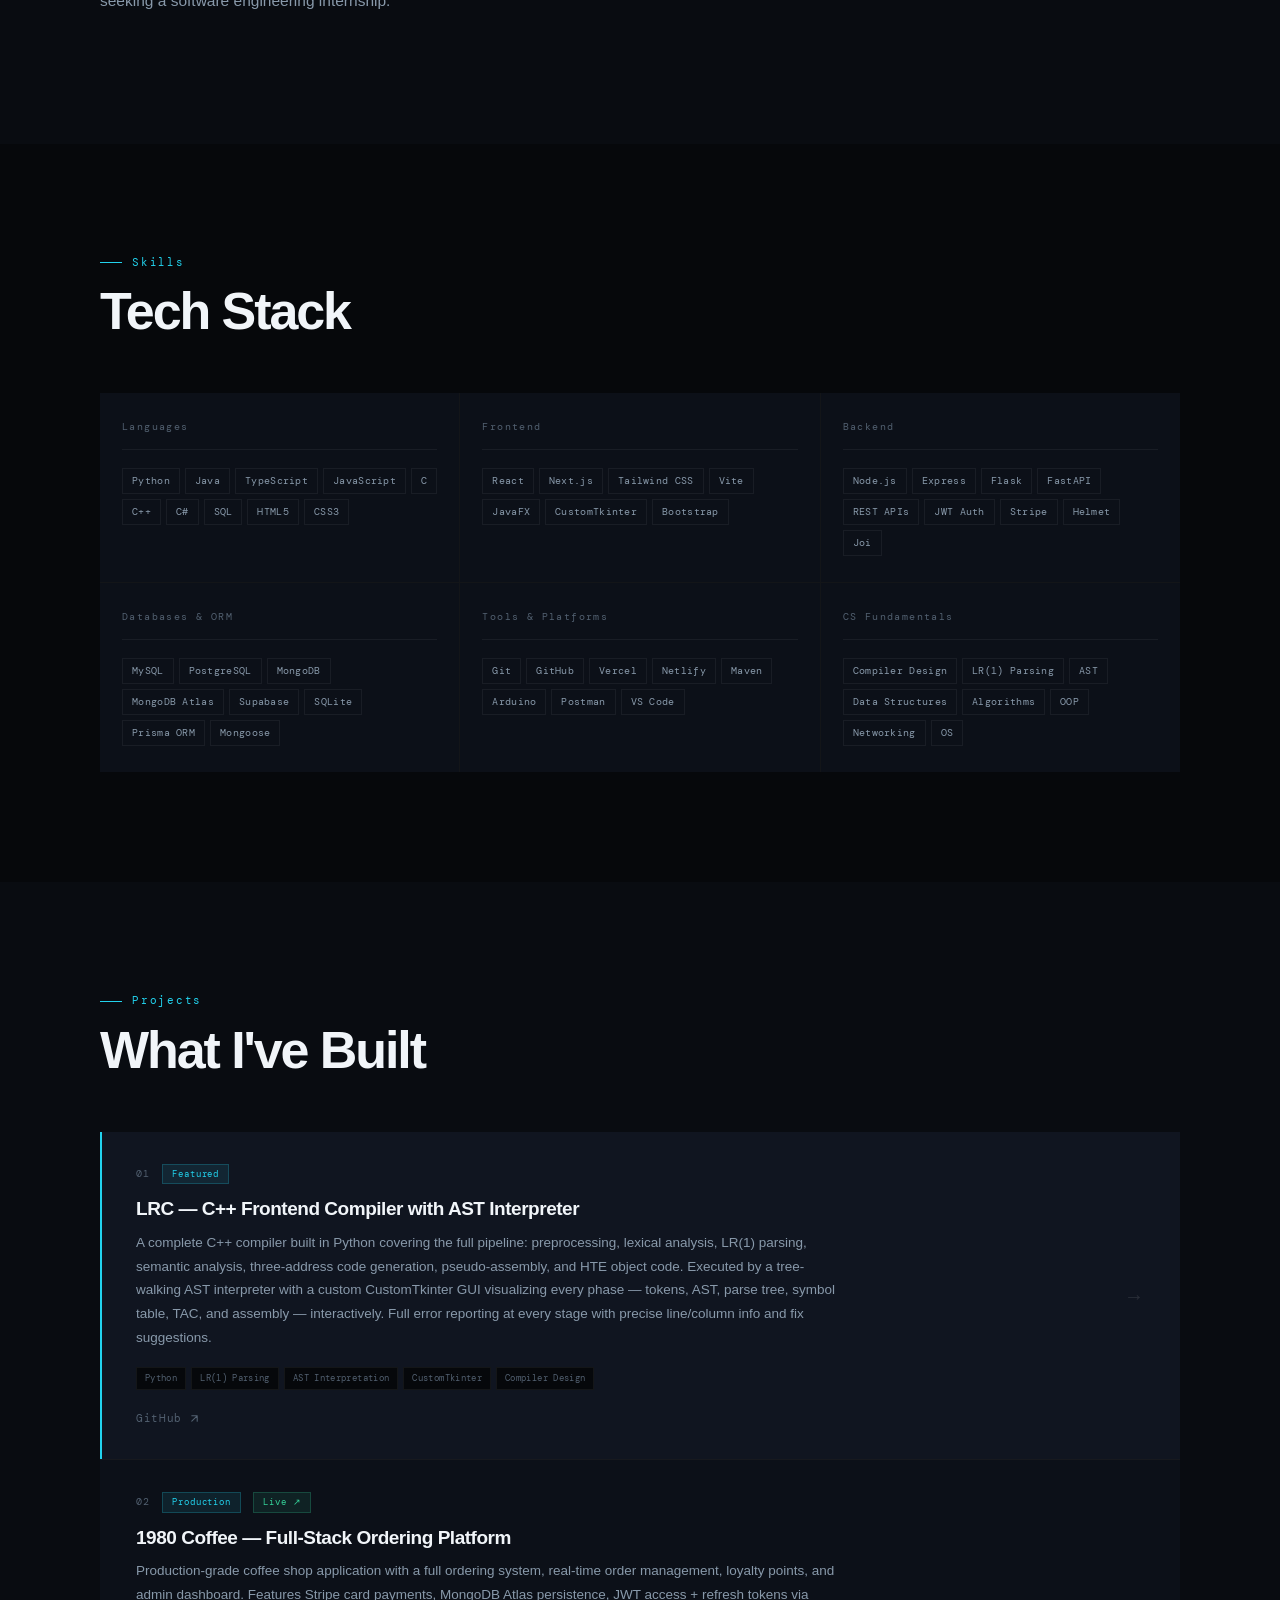
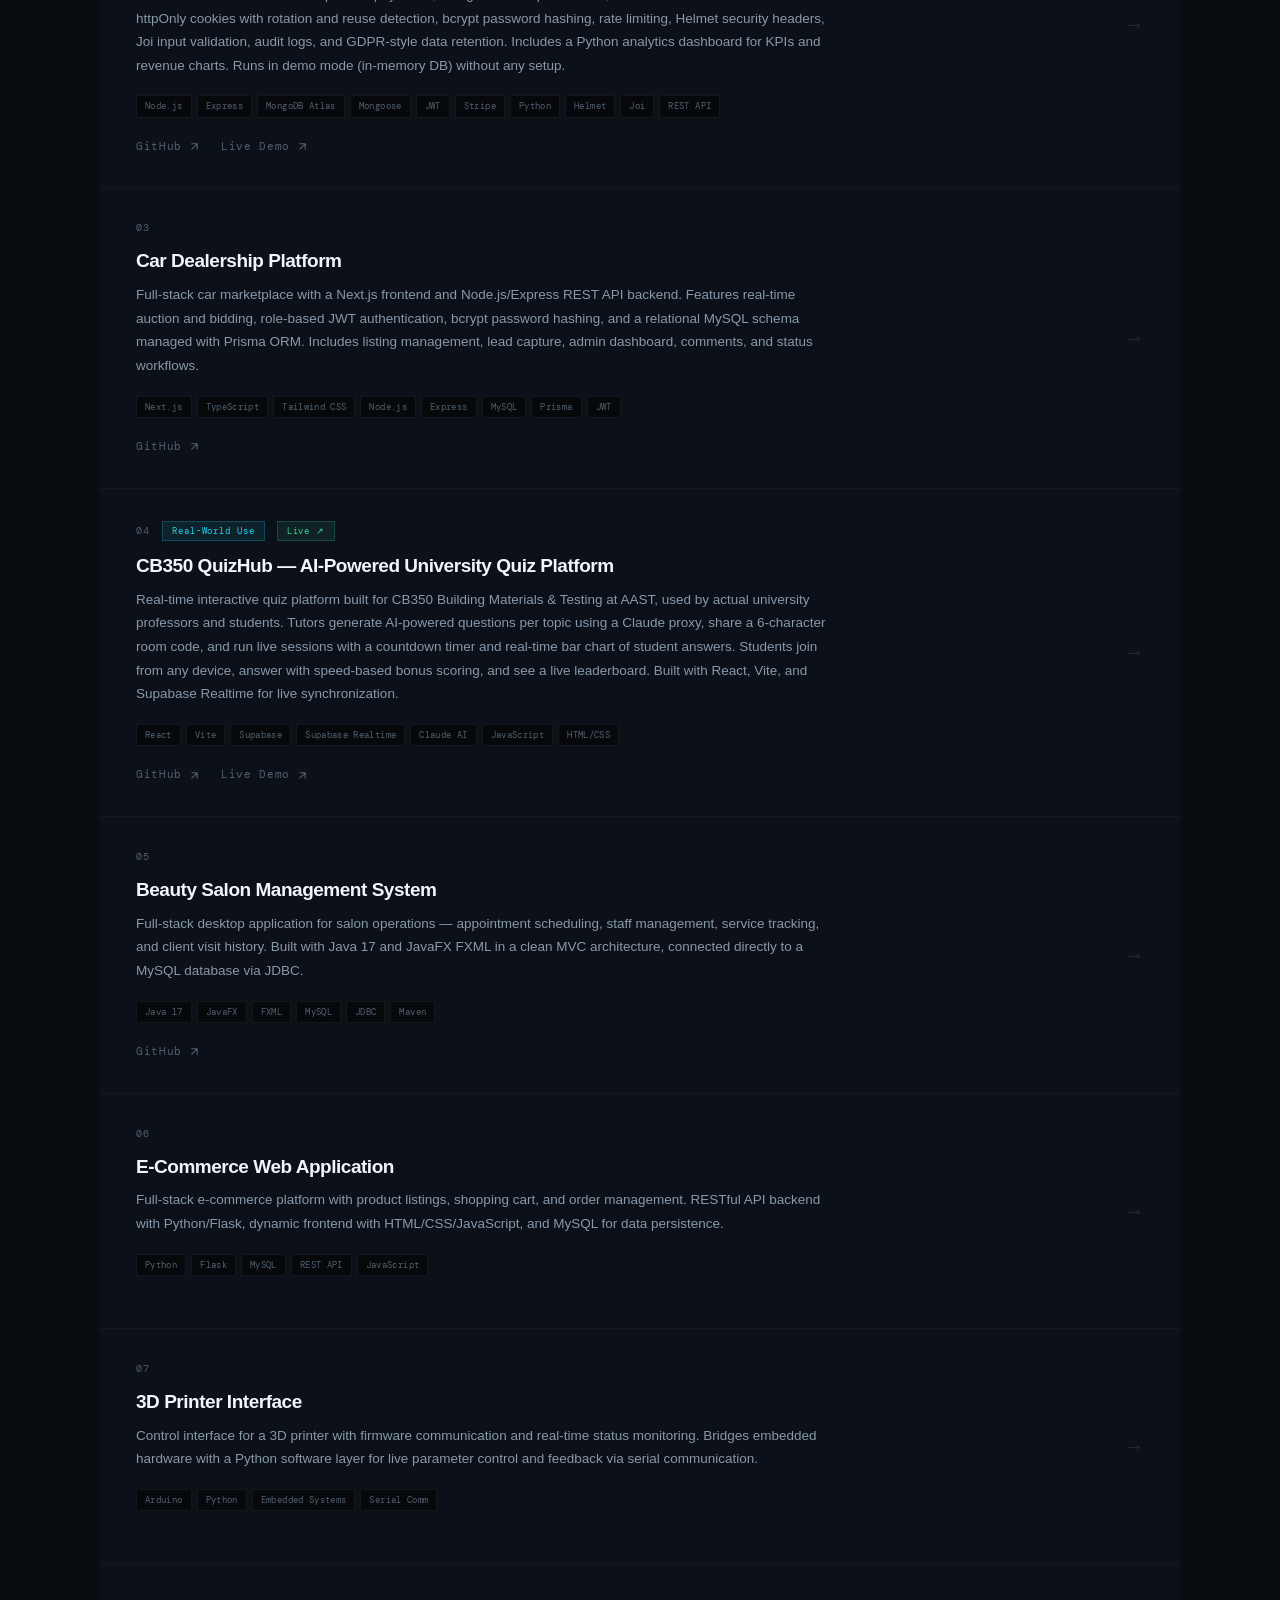
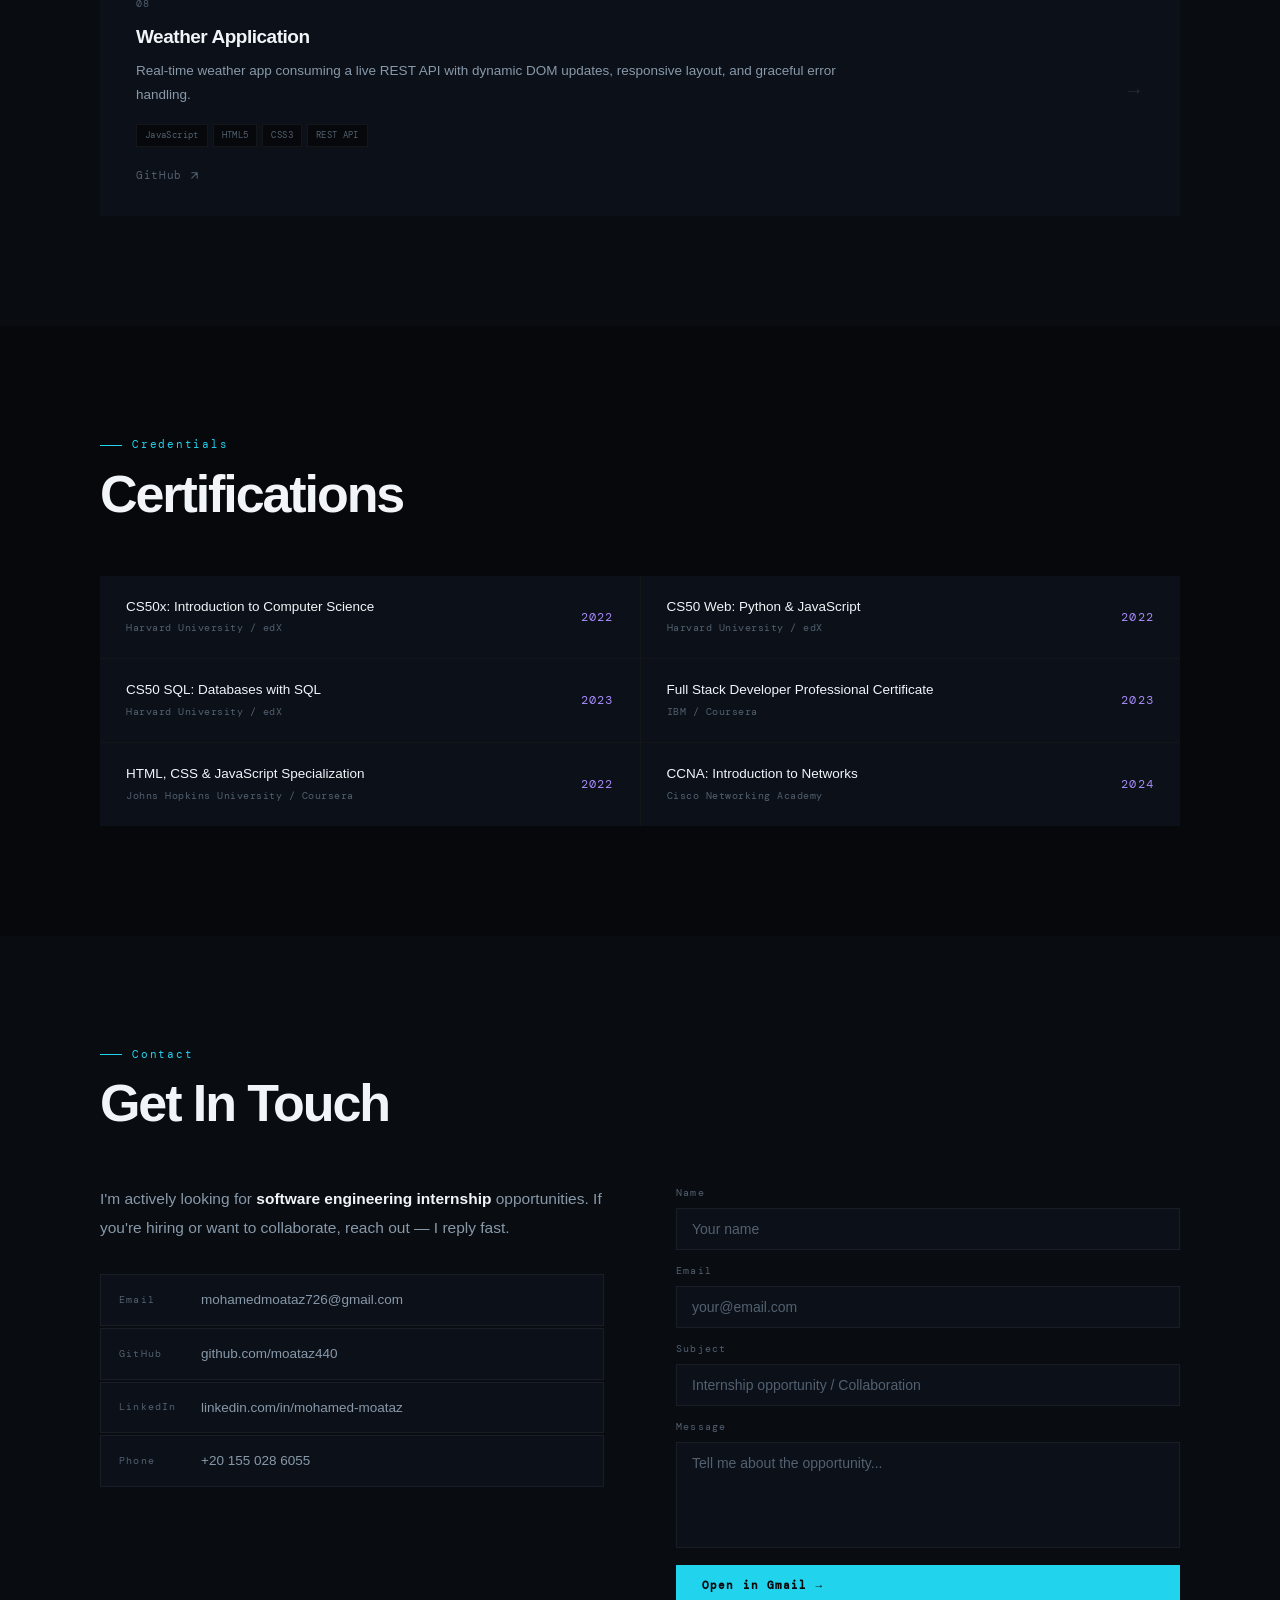
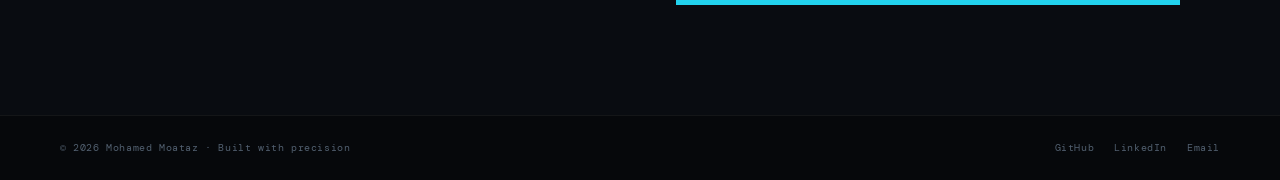
<file: portfolio.html>
<!DOCTYPE html>
<html lang="en">
<head>
<meta charset="UTF-8">
<meta name="viewport" content="width=device-width, initial-scale=1.0">
<title>Mohamed Moataz — Software Engineer</title>
<link rel="preconnect" href="https://fonts.googleapis.com">
<link href="https://fonts.googleapis.com/css2?family=DM+Mono:ital,wght@0,300;0,400;0,500;1,300&family=Cabinet+Grotesk:wght@300;400;500;700;800;900&display=swap" rel="stylesheet">
<style>
*,*::before,*::after{box-sizing:border-box;margin:0;padding:0}
:root{
--bg:#06080B;
--bg2:#090C11;
--card:#0C1018;
--card2:#101520;
--border:rgba(255,255,255,0.055);
--border2:rgba(255,255,255,0.11);
--cyan:#22D3EE;
--cyan2:#67E8F9;
--purple:#A78BFA;
--green:#34D399;
--amber:#FBBF24;
--text:#F1F5F9;
--muted:#526070;
--muted2:#8899AA;
--mono:'DM Mono',monospace;
--sans:'Cabinet Grotesk',sans-serif;
}
html{scroll-behavior:smooth}
body{background:var(--bg);color:var(--text);font-family:var(--sans);overflow-x:hidden;line-height:1.6;cursor:none}
::-webkit-scrollbar{width:3px}
::-webkit-scrollbar-track{background:var(--bg)}
::-webkit-scrollbar-thumb{background:rgba(34,211,238,0.3)}

/* CURSOR */
#cur{position:fixed;width:10px;height:10px;border-radius:50%;background:var(--cyan);pointer-events:none;z-index:9999;transform:translate(-50%,-50%);mix-blend-mode:exclusion;transition:width .15s,height .15s}
#cur2{position:fixed;width:38px;height:38px;border-radius:50%;border:1px solid rgba(34,211,238,0.35);pointer-events:none;z-index:9998;transform:translate(-50%,-50%);transition:width .25s,height .25s,border-color .25s}
body.hov #cur{width:5px;height:5px}
body.hov #cur2{width:52px;height:52px;border-color:rgba(34,211,238,0.65)}

/* GRID BG */
.grid-bg{position:fixed;inset:0;background-image:linear-gradient(rgba(255,255,255,.02) 1px,transparent 1px),linear-gradient(90deg,rgba(255,255,255,.02) 1px,transparent 1px);background-size:52px 52px;pointer-events:none;z-index:0}
.glow{position:fixed;width:700px;height:700px;border-radius:50%;background:radial-gradient(circle,rgba(34,211,238,0.032) 0%,transparent 68%);pointer-events:none;z-index:0;will-change:transform}

/* NAV */
nav{position:fixed;top:0;left:0;right:0;z-index:200;height:62px;display:flex;align-items:center;justify-content:space-between;padding:0 60px;border-bottom:1px solid var(--border);backdrop-filter:blur(20px) saturate(160%);background:rgba(6,8,11,0.82)}
.logo{font-family:var(--mono);font-size:13px;color:var(--text);text-decoration:none;display:flex;align-items:center;gap:10px;letter-spacing:.04em}
.logo-dot{width:7px;height:7px;border-radius:50%;background:var(--cyan);animation:blink 2.2s ease-in-out infinite}
@keyframes blink{0%,100%{opacity:1}50%{opacity:.3}}
.nav-links{display:flex;list-style:none}
.nav-links a{font-family:var(--mono);font-size:11px;color:var(--muted);text-decoration:none;padding:8px 18px;letter-spacing:.08em;transition:color .18s;position:relative}
.nav-links a:hover,.nav-links a.act{color:var(--cyan)}
.nav-links a.act::after{content:'';position:absolute;bottom:-1px;left:18px;right:18px;height:1px;background:var(--cyan)}
.nav-hire{font-family:var(--mono);font-size:11px;color:var(--bg);background:var(--cyan);padding:9px 22px;text-decoration:none;letter-spacing:.08em;font-weight:500;transition:background .18s}
.nav-hire:hover{background:var(--cyan2)}
.mob-btn{display:none;background:none;border:1px solid var(--border2);color:var(--muted2);padding:7px 11px;font-size:17px;cursor:pointer;line-height:1}

/* SECTION */
section{position:relative;z-index:2;padding:110px 60px}
.wrap{max-width:1080px;margin:0 auto;width:100%}

/* LABELS */
.lbl{font-family:var(--mono);font-size:11px;color:var(--cyan);letter-spacing:.16em;margin-bottom:14px;display:flex;align-items:center;gap:10px}
.lbl::before{content:'';width:22px;height:1px;background:var(--cyan)}
.sec-title{font-size:clamp(30px,4.5vw,52px);font-weight:900;letter-spacing:-.04em;line-height:1;margin-bottom:56px;color:var(--text)}

/* HERO */
#hero{min-height:100vh;display:flex;align-items:center;padding-top:130px}
.hero-tag{font-family:var(--mono);font-size:11px;color:var(--cyan);letter-spacing:.16em;margin-bottom:30px;display:flex;align-items:center;gap:12px;opacity:0;animation:up .7s .15s forwards}
.hero-tag::before{content:'';width:28px;height:1px;background:var(--cyan)}
h1{font-size:clamp(58px,10vw,128px);font-weight:900;line-height:.88;letter-spacing:-.05em;margin-bottom:36px}
.n1{display:block;color:var(--text);opacity:0;animation:up .8s .3s forwards}
.n2{display:block;color:transparent;-webkit-text-stroke:1px rgba(241,245,249,0.2);opacity:0;animation:up .8s .45s forwards}
.hero-sub{font-size:clamp(15px,1.6vw,18px);color:var(--muted2);max-width:480px;line-height:1.75;margin-bottom:48px;font-weight:400;opacity:0;animation:up .8s .6s forwards}
.hero-sub strong{color:var(--text);font-weight:600}
.hero-btns{display:flex;gap:12px;flex-wrap:wrap;opacity:0;animation:up .8s .75s forwards}
.btn{padding:12px 26px;font-family:var(--mono);font-size:11px;letter-spacing:.1em;text-decoration:none;display:inline-flex;align-items:center;gap:8px;transition:all .22s;font-weight:500}
.btn-f{background:var(--cyan);color:var(--bg)}
.btn-f:hover{background:var(--cyan2)}
.btn-o{border:1px solid var(--border2);color:var(--muted2)}
.btn-o:hover{border-color:var(--cyan);color:var(--cyan)}
.hero-hint{position:absolute;bottom:36px;left:60px;font-family:var(--mono);font-size:10px;color:var(--muted);letter-spacing:.12em;display:flex;align-items:center;gap:12px;opacity:0;animation:up .8s 1.1s forwards}
.hero-hint::after{content:'';width:1px;height:36px;background:var(--muted)}
.hero-code{position:absolute;right:60px;top:50%;transform:translateY(-48%);font-family:var(--mono);font-size:11px;color:rgba(34,211,238,.09);line-height:2.1;white-space:pre;pointer-events:none;user-select:none;opacity:0;animation:fadein 2s 1.4s forwards}
@keyframes up{from{opacity:0;transform:translateY(22px)}to{opacity:1;transform:translateY(0)}}
@keyframes fadein{to{opacity:1}}

/* ABOUT */
#about{background:var(--bg2)}
.about-grid{display:grid;grid-template-columns:1.15fr .85fr;gap:72px;align-items:start}
.about-body{font-size:15.5px;color:var(--muted2);line-height:1.9}
.about-body p{margin-bottom:18px}
.about-body strong{color:var(--text);font-weight:600}
.hl{color:var(--cyan)}
.stat-grid{display:grid;grid-template-columns:1fr 1fr;gap:1px;background:var(--border);border:1px solid var(--border);margin-bottom:20px}
.stat{background:var(--card);padding:22px 18px}
.stat-n{font-family:var(--mono);font-size:34px;font-weight:500;color:var(--cyan);line-height:1;margin-bottom:5px}
.stat-l{font-family:var(--mono);font-size:10px;color:var(--muted);letter-spacing:.12em}
.avail{display:flex;align-items:center;gap:10px;padding:13px 16px;border:1px solid rgba(52,211,153,0.18);background:rgba(52,211,153,0.04)}
.avail-dot{width:7px;height:7px;border-radius:50%;background:var(--green);flex-shrink:0;animation:blink 2s infinite}
.avail-txt{font-family:var(--mono);font-size:11px;color:var(--green);letter-spacing:.06em}

/* SKILLS */
.skills-grid{display:grid;grid-template-columns:repeat(3,1fr);gap:1px;background:var(--border)}
.sk{background:var(--card);padding:26px 22px;transition:background .22s}
.sk:hover{background:var(--card2)}
.sk-name{font-family:var(--mono);font-size:10px;color:var(--muted);letter-spacing:.14em;margin-bottom:18px;padding-bottom:14px;border-bottom:1px solid var(--border)}
.tags{display:flex;flex-wrap:wrap;gap:5px}
.tag{font-family:var(--mono);font-size:10px;padding:4px 9px;border:1px solid var(--border);color:var(--muted2);letter-spacing:.03em;transition:all .18s;cursor:default}
.tag:hover{border-color:var(--cyan);color:var(--cyan);background:rgba(34,211,238,0.05)}

/* PROJECTS */
#projects{background:var(--bg2)}
.proj-list{display:flex;flex-direction:column;gap:1px;background:var(--border)}
.proj{background:var(--card);padding:32px 36px;display:grid;grid-template-columns:1fr 28px;gap:24px;align-items:center;transition:background .22s;position:relative;overflow:hidden}
.proj::before{content:'';position:absolute;left:0;top:0;bottom:0;width:2px;background:var(--cyan);transform:scaleY(0);transform-origin:bottom;transition:transform .32s cubic-bezier(.25,.46,.45,.94)}
.proj:hover{background:var(--card2)}
.proj:hover::before{transform:scaleY(1)}
.proj.feat{background:var(--card2)}
.proj.feat::before{transform:scaleY(1)}
.proj-meta{display:flex;align-items:center;gap:12px;margin-bottom:13px}
.proj-num{font-family:var(--mono);font-size:10px;color:var(--muted);letter-spacing:.1em}
.proj-badge{font-family:var(--mono);font-size:9px;padding:2px 9px;background:rgba(34,211,238,0.09);border:1px solid rgba(34,211,238,0.22);color:var(--cyan);letter-spacing:.1em}
.proj-live{font-family:var(--mono);font-size:9px;padding:2px 9px;background:rgba(52,211,153,0.09);border:1px solid rgba(52,211,153,0.22);color:var(--green);letter-spacing:.1em;text-decoration:none;transition:background .18s}
.proj-live:hover{background:rgba(52,211,153,0.18)}
.proj-title{font-size:19px;font-weight:700;color:var(--text);margin-bottom:10px;letter-spacing:-.025em;line-height:1.25}
.proj-desc{font-size:13.5px;color:var(--muted2);line-height:1.75;margin-bottom:18px;max-width:700px}
.proj-stack{display:flex;flex-wrap:wrap;gap:5px;margin-bottom:20px}
.ptag{font-family:var(--mono);font-size:9px;padding:3px 8px;background:var(--bg);border:1px solid var(--border);color:var(--muted);letter-spacing:.04em}
.proj-links{display:flex;gap:20px;align-items:center}
.plink{font-family:var(--mono);font-size:11px;color:var(--muted);text-decoration:none;display:flex;align-items:center;gap:6px;letter-spacing:.06em;transition:color .18s}
.plink:hover{color:var(--cyan)}
.plink svg{width:13px;height:13px;stroke:currentColor;fill:none;stroke-width:2;stroke-linecap:round;stroke-linejoin:round;flex-shrink:0;transition:transform .18s}
.plink:hover svg{transform:translate(2px,-2px)}
.proj-arr{font-size:20px;color:var(--border2);transition:color .22s;line-height:1;align-self:center;justify-self:end}
.proj:hover .proj-arr{color:var(--cyan)}

/* CERTS */
.certs-grid{display:grid;grid-template-columns:1fr 1fr;gap:1px;background:var(--border)}
.cert{background:var(--card);padding:22px 26px;display:flex;justify-content:space-between;align-items:center;gap:16px;transition:background .2s}
.cert:hover{background:var(--card2)}
.cert-name{font-size:13.5px;font-weight:500;color:var(--text);margin-bottom:5px;line-height:1.3}
.cert-org{font-family:var(--mono);font-size:10px;color:var(--muted);letter-spacing:.05em}
.cert-yr{font-family:var(--mono);font-size:12px;color:var(--purple);letter-spacing:.1em;flex-shrink:0}

/* CONTACT */
#contact{background:var(--bg2)}
.contact-grid{display:grid;grid-template-columns:1fr 1fr;gap:72px}
.contact-intro{font-size:15.5px;color:var(--muted2);line-height:1.85;margin-bottom:32px}
.contact-intro strong{color:var(--text);font-weight:600}
.clinks{display:flex;flex-direction:column;gap:2px}
.clink{display:flex;align-items:center;gap:14px;padding:14px 18px;background:var(--card);border:1px solid var(--border);text-decoration:none;transition:border-color .2s,background .2s}
.clink:hover{border-color:var(--border2);background:var(--card2)}
.clink-lbl{font-family:var(--mono);font-size:10px;color:var(--muted);letter-spacing:.12em;min-width:68px}
.clink-val{font-size:13.5px;color:var(--muted2);transition:color .18s}
.clink:hover .clink-val{color:var(--cyan)}
.form{display:flex;flex-direction:column;gap:13px}
.field{display:flex;flex-direction:column;gap:7px}
.field label{font-family:var(--mono);font-size:10px;color:var(--muted);letter-spacing:.12em}
.field input,.field textarea{background:var(--card);border:1px solid var(--border);padding:12px 15px;color:var(--text);font-family:var(--sans);font-size:14px;outline:none;transition:border-color .2s;resize:none;width:100%}
.field input:focus,.field textarea:focus{border-color:rgba(34,211,238,0.38)}
.field input::placeholder,.field textarea::placeholder{color:var(--muted)}
.form-btn{margin-top:4px;padding:13px 26px;background:var(--cyan);color:var(--bg);font-family:var(--mono);font-size:11px;font-weight:600;letter-spacing:.1em;border:none;cursor:pointer;transition:background .18s;text-align:left}
.form-btn:hover{background:var(--cyan2)}
.form-btn:disabled{opacity:.6;cursor:default}

/* FOOTER */
footer{position:relative;z-index:2;border-top:1px solid var(--border);padding:24px 60px;display:flex;justify-content:space-between;align-items:center;background:var(--bg)}
.foot-l{font-family:var(--mono);font-size:10px;color:var(--muted);letter-spacing:.06em}
.foot-r{display:flex;gap:20px}
.foot-r a{font-family:var(--mono);font-size:10px;color:var(--muted);text-decoration:none;letter-spacing:.06em;transition:color .18s}
.foot-r a:hover{color:var(--cyan)}

/* REVEAL */
.r{opacity:0;transform:translateY(24px);transition:opacity .6s cubic-bezier(.25,.46,.45,.94),transform .6s cubic-bezier(.25,.46,.45,.94)}
.r.on{opacity:1;transform:none}
.d1{transition-delay:.04s}.d2{transition-delay:.1s}.d3{transition-delay:.16s}.d4{transition-delay:.22s}.d5{transition-delay:.28s}.d6{transition-delay:.34s}

/* TOAST */
.toast{position:fixed;bottom:28px;right:28px;z-index:999;background:var(--card2);border:1px solid rgba(52,211,153,0.3);padding:14px 20px;font-family:var(--mono);font-size:12px;color:var(--green);letter-spacing:.05em;transform:translateY(80px);opacity:0;transition:all .35s cubic-bezier(.25,.46,.45,.94)}
.toast.show{transform:translateY(0);opacity:1}

/* MOBILE */
@media(max-width:900px){
  nav{padding:0 24px}
  .nav-links{display:none;position:fixed;top:62px;left:0;right:0;flex-direction:column;background:var(--bg2);border-bottom:1px solid var(--border);padding:8px 0;z-index:199}
  .nav-links.open{display:flex}
  .nav-links a{padding:13px 24px}
  .nav-hire{display:none}
  .mob-btn{display:block}
  section{padding:72px 24px}
  #hero{padding-top:110px}
  .about-grid,.contact-grid{grid-template-columns:1fr;gap:40px}
  .skills-grid{grid-template-columns:1fr 1fr}
  .certs-grid{grid-template-columns:1fr}
  .proj{grid-template-columns:1fr;gap:12px}
  .proj-arr{display:none}
  .hero-code,.hero-hint{display:none}
  footer{padding:20px 24px;flex-direction:column;gap:12px;text-align:center}
}
@media(max-width:560px){
  .skills-grid{grid-template-columns:1fr}
  .hero-btns{flex-direction:column;align-items:flex-start}
}
</style>
</head>
<body>
<div id="cur"></div>
<div id="cur2"></div>
<div class="grid-bg"></div>
<div class="glow" id="glow"></div>

<!-- NAV -->
<nav>
  <a href="#hero" class="logo"><span class="logo-dot"></span>MM.dev</a>
  <ul class="nav-links" id="navLinks">
    <li><a href="#about">About</a></li>
    <li><a href="#skills">Skills</a></li>
    <li><a href="#projects">Projects</a></li>
    <li><a href="#certs">Certs</a></li>
    <li><a href="#contact">Contact</a></li>
  </ul>
  <a href="#contact" class="nav-hire" id="hireBtn">Hire Me</a>
  <button class="mob-btn" id="mobBtn" aria-label="Menu">☰</button>
</nav>

<!-- HERO -->
<section id="hero">
  <div class="wrap" style="position:relative">
    <div class="hero-tag">Software Engineer · Cairo, Egypt · Open to Internships</div>
    <h1><span class="n1">Mohamed</span><span class="n2">Moataz</span></h1>
    <p class="hero-sub">
      <strong>Computer Engineering student</strong> at AAST building systems from
      <strong>compilers to production web apps</strong>. Python · Java · TypeScript · React · Node.js · C/C++.
    </p>
    <div class="hero-btns">
      <a href="#projects" class="btn btn-f">View Projects →</a>
      <a href="https://github.com/moataz440" target="_blank" class="btn btn-o">GitHub ↗</a>
      <a href="https://www.linkedin.com/in/mohamed-moataz-337780228/" target="_blank" class="btn btn-o">LinkedIn ↗</a>
    </div>
    <div class="hero-hint">SCROLL</div>
    <pre class="hero-code">Source → Tokens
Tokens → AST
AST    → TAC
TAC    → ASM
ASM    → OBJ
OBJ    → Output</pre>
  </div>
</section>

<!-- ABOUT -->
<section id="about">
  <div class="wrap">
    <div class="lbl r d1">About</div>
    <h2 class="sec-title r d2">Who I Am</h2>
    <div class="about-grid">
      <div class="about-body r d2">
        <p>I'm a <strong>Computer Engineering student</strong> at the Arab Academy for Science, Technology & Maritime Transport (AAST), graduating <span class="hl">2027</span>. I build across the full spectrum — from low-level systems and compiler design to production web applications deployed on real infrastructure.</p>
        <p>My flagship project, the <strong>LRC Compiler</strong>, is a complete C++ frontend built in Python covering lexing, LR(1) parsing, semantic analysis, TAC generation, pseudo-assembly, object code, and AST interpretation — with a custom GUI. Most students never attempt this.</p>
        <p>On the web side, I've shipped production-grade apps: a <strong>coffee shop platform</strong> with Stripe payments, MongoDB Atlas, JWT refresh tokens, rate limiting, audit logs, and a Python analytics dashboard — and a <strong>real-time AI quiz platform</strong> used by actual university professors at AAST built with React, Vite, and Supabase.</p>
        <p>Certified by <strong>Harvard</strong> (CS50 series), <strong>IBM</strong> (Full Stack), and <strong>Cisco</strong> (CCNA). Actively seeking a software engineering internship.</p>
      </div>
      <div class="r d3">
        <div class="stat-grid">
          <div class="stat"><div class="stat-n">8+</div><div class="stat-l">Projects</div></div>
          <div class="stat"><div class="stat-n">8+</div><div class="stat-l">Languages</div></div>
          <div class="stat"><div class="stat-n">6</div><div class="stat-l">Certs</div></div>
          <div class="stat"><div class="stat-n">2027</div><div class="stat-l">Graduation</div></div>
        </div>
        <div class="avail">
          <div class="avail-dot"></div>
          <div class="avail-txt">Open to internship opportunities</div>
        </div>
      </div>
    </div>
  </div>
</section>

<!-- SKILLS -->
<section id="skills">
  <div class="wrap">
    <div class="lbl r d1">Skills</div>
    <h2 class="sec-title r d2">Tech Stack</h2>
    <div class="skills-grid r d3">
      <div class="sk">
        <div class="sk-name">Languages</div>
        <div class="tags"><span class="tag">Python</span><span class="tag">Java</span><span class="tag">TypeScript</span><span class="tag">JavaScript</span><span class="tag">C</span><span class="tag">C++</span><span class="tag">C#</span><span class="tag">SQL</span><span class="tag">HTML5</span><span class="tag">CSS3</span></div>
      </div>
      <div class="sk">
        <div class="sk-name">Frontend</div>
        <div class="tags"><span class="tag">React</span><span class="tag">Next.js</span><span class="tag">Tailwind CSS</span><span class="tag">Vite</span><span class="tag">JavaFX</span><span class="tag">CustomTkinter</span><span class="tag">Bootstrap</span></div>
      </div>
      <div class="sk">
        <div class="sk-name">Backend</div>
        <div class="tags"><span class="tag">Node.js</span><span class="tag">Express</span><span class="tag">Flask</span><span class="tag">FastAPI</span><span class="tag">REST APIs</span><span class="tag">JWT Auth</span><span class="tag">Stripe</span><span class="tag">Helmet</span><span class="tag">Joi</span></div>
      </div>
      <div class="sk">
        <div class="sk-name">Databases & ORM</div>
        <div class="tags"><span class="tag">MySQL</span><span class="tag">PostgreSQL</span><span class="tag">MongoDB</span><span class="tag">MongoDB Atlas</span><span class="tag">Supabase</span><span class="tag">SQLite</span><span class="tag">Prisma ORM</span><span class="tag">Mongoose</span></div>
      </div>
      <div class="sk">
        <div class="sk-name">Tools & Platforms</div>
        <div class="tags"><span class="tag">Git</span><span class="tag">GitHub</span><span class="tag">Vercel</span><span class="tag">Netlify</span><span class="tag">Maven</span><span class="tag">Arduino</span><span class="tag">Postman</span><span class="tag">VS Code</span></div>
      </div>
      <div class="sk">
        <div class="sk-name">CS Fundamentals</div>
        <div class="tags"><span class="tag">Compiler Design</span><span class="tag">LR(1) Parsing</span><span class="tag">AST</span><span class="tag">Data Structures</span><span class="tag">Algorithms</span><span class="tag">OOP</span><span class="tag">Networking</span><span class="tag">OS</span></div>
      </div>
    </div>
  </div>
</section>

<!-- PROJECTS -->
<section id="projects">
  <div class="wrap">
    <div class="lbl r d1">Projects</div>
    <h2 class="sec-title r d2">What I've Built</h2>
    <div class="proj-list r d3">

      <!-- 01 LRC Compiler -->
      <div class="proj feat">
        <div>
          <div class="proj-meta"><span class="proj-num">01</span><span class="proj-badge">Featured</span></div>
          <div class="proj-title">LRC — C++ Frontend Compiler with AST Interpreter</div>
          <div class="proj-desc">A complete C++ compiler built in Python covering the full pipeline: preprocessing, lexical analysis, LR(1) parsing, semantic analysis, three-address code generation, pseudo-assembly, and HTE object code. Executed by a tree-walking AST interpreter with a custom CustomTkinter GUI visualizing every phase — tokens, AST, parse tree, symbol table, TAC, and assembly — interactively. Full error reporting at every stage with precise line/column info and fix suggestions.</div>
          <div class="proj-stack"><span class="ptag">Python</span><span class="ptag">LR(1) Parsing</span><span class="ptag">AST Interpretation</span><span class="ptag">CustomTkinter</span><span class="ptag">Compiler Design</span></div>
          <div class="proj-links">
            <a href="https://github.com/moataz440/LRC-C-Compiler-with-AST-Interpreter-" target="_blank" class="plink">GitHub<svg viewBox="0 0 24 24"><path d="M7 17L17 7M17 7H7M17 7v10"/></svg></a>
          </div>
        </div>
        <div class="proj-arr">→</div>
      </div>

      <!-- 02 Coffee-1980 -->
      <div class="proj">
        <div>
          <div class="proj-meta">
            <span class="proj-num">02</span>
            <span class="proj-badge">Production</span>
            <a href="https://coffee-1980.vercel.app" target="_blank" class="proj-live">Live ↗</a>
          </div>
          <div class="proj-title">1980 Coffee — Full-Stack Ordering Platform</div>
          <div class="proj-desc">Production-grade coffee shop application with a full ordering system, real-time order management, loyalty points, and admin dashboard. Features Stripe card payments, MongoDB Atlas persistence, JWT access + refresh tokens via httpOnly cookies with rotation and reuse detection, bcrypt password hashing, rate limiting, Helmet security headers, Joi input validation, audit logs, and GDPR-style data retention. Includes a Python analytics dashboard for KPIs and revenue charts. Runs in demo mode (in-memory DB) without any setup.</div>
          <div class="proj-stack"><span class="ptag">Node.js</span><span class="ptag">Express</span><span class="ptag">MongoDB Atlas</span><span class="ptag">Mongoose</span><span class="ptag">JWT</span><span class="ptag">Stripe</span><span class="ptag">Python</span><span class="ptag">Helmet</span><span class="ptag">Joi</span><span class="ptag">REST API</span></div>
          <div class="proj-links">
            <a href="https://github.com/moataz440/Coffee-1980" target="_blank" class="plink">GitHub<svg viewBox="0 0 24 24"><path d="M7 17L17 7M17 7H7M17 7v10"/></svg></a>
            <a href="https://coffee-1980.vercel.app" target="_blank" class="plink">Live Demo<svg viewBox="0 0 24 24"><path d="M7 17L17 7M17 7H7M17 7v10"/></svg></a>
          </div>
        </div>
        <div class="proj-arr">→</div>
      </div>

      <!-- 03 Car Dealership -->
      <div class="proj">
        <div>
          <div class="proj-meta"><span class="proj-num">03</span></div>
          <div class="proj-title">Car Dealership Platform</div>
          <div class="proj-desc">Full-stack car marketplace with a Next.js frontend and Node.js/Express REST API backend. Features real-time auction and bidding, role-based JWT authentication, bcrypt password hashing, and a relational MySQL schema managed with Prisma ORM. Includes listing management, lead capture, admin dashboard, comments, and status workflows.</div>
          <div class="proj-stack"><span class="ptag">Next.js</span><span class="ptag">TypeScript</span><span class="ptag">Tailwind CSS</span><span class="ptag">Node.js</span><span class="ptag">Express</span><span class="ptag">MySQL</span><span class="ptag">Prisma</span><span class="ptag">JWT</span></div>
          <div class="proj-links">
            <a href="https://github.com/moataz440/Car-Dealership" target="_blank" class="plink">GitHub<svg viewBox="0 0 24 24"><path d="M7 17L17 7M17 7H7M17 7v10"/></svg></a>
          </div>
        </div>
        <div class="proj-arr">→</div>
      </div>

      <!-- 04 Building Materials Quiz -->
      <div class="proj">
        <div>
          <div class="proj-meta">
            <span class="proj-num">04</span>
            <span class="proj-badge">Real-World Use</span>
            <a href="https://building-materials-six.vercel.app" target="_blank" class="proj-live">Live ↗</a>
          </div>
          <div class="proj-title">CB350 QuizHub — AI-Powered University Quiz Platform</div>
          <div class="proj-desc">Real-time interactive quiz platform built for CB350 Building Materials & Testing at AAST, used by actual university professors and students. Tutors generate AI-powered questions per topic using a Claude proxy, share a 6-character room code, and run live sessions with a countdown timer and real-time bar chart of student answers. Students join from any device, answer with speed-based bonus scoring, and see a live leaderboard. Built with React, Vite, and Supabase Realtime for live synchronization.</div>
          <div class="proj-stack"><span class="ptag">React</span><span class="ptag">Vite</span><span class="ptag">Supabase</span><span class="ptag">Supabase Realtime</span><span class="ptag">Claude AI</span><span class="ptag">JavaScript</span><span class="ptag">HTML/CSS</span></div>
          <div class="proj-links">
            <a href="https://github.com/moataz440/Building-materials" target="_blank" class="plink">GitHub<svg viewBox="0 0 24 24"><path d="M7 17L17 7M17 7H7M17 7v10"/></svg></a>
            <a href="https://building-materials-six.vercel.app" target="_blank" class="plink">Live Demo<svg viewBox="0 0 24 24"><path d="M7 17L17 7M17 7H7M17 7v10"/></svg></a>
          </div>
        </div>
        <div class="proj-arr">→</div>
      </div>

      <!-- 05 Beauty Salon -->
      <div class="proj">
        <div>
          <div class="proj-meta"><span class="proj-num">05</span></div>
          <div class="proj-title">Beauty Salon Management System</div>
          <div class="proj-desc">Full-stack desktop application for salon operations — appointment scheduling, staff management, service tracking, and client visit history. Built with Java 17 and JavaFX FXML in a clean MVC architecture, connected directly to a MySQL database via JDBC.</div>
          <div class="proj-stack"><span class="ptag">Java 17</span><span class="ptag">JavaFX</span><span class="ptag">FXML</span><span class="ptag">MySQL</span><span class="ptag">JDBC</span><span class="ptag">Maven</span></div>
          <div class="proj-links">
            <a href="https://github.com/moataz440/Beauty_Salon" target="_blank" class="plink">GitHub<svg viewBox="0 0 24 24"><path d="M7 17L17 7M17 7H7M17 7v10"/></svg></a>
          </div>
        </div>
        <div class="proj-arr">→</div>
      </div>

      <!-- 06 E-Commerce -->
      <div class="proj">
        <div>
          <div class="proj-meta"><span class="proj-num">06</span></div>
          <div class="proj-title">E-Commerce Web Application</div>
          <div class="proj-desc">Full-stack e-commerce platform with product listings, shopping cart, and order management. RESTful API backend with Python/Flask, dynamic frontend with HTML/CSS/JavaScript, and MySQL for data persistence.</div>
          <div class="proj-stack"><span class="ptag">Python</span><span class="ptag">Flask</span><span class="ptag">MySQL</span><span class="ptag">REST API</span><span class="ptag">JavaScript</span></div>
        </div>
        <div class="proj-arr">→</div>
      </div>

      <!-- 07 3D Printer -->
      <div class="proj">
        <div>
          <div class="proj-meta"><span class="proj-num">07</span></div>
          <div class="proj-title">3D Printer Interface</div>
          <div class="proj-desc">Control interface for a 3D printer with firmware communication and real-time status monitoring. Bridges embedded hardware with a Python software layer for live parameter control and feedback via serial communication.</div>
          <div class="proj-stack"><span class="ptag">Arduino</span><span class="ptag">Python</span><span class="ptag">Embedded Systems</span><span class="ptag">Serial Comm</span></div>
        </div>
        <div class="proj-arr">→</div>
      </div>

      <!-- 08 Weather -->
      <div class="proj">
        <div>
          <div class="proj-meta"><span class="proj-num">08</span></div>
          <div class="proj-title">Weather Application</div>
          <div class="proj-desc">Real-time weather app consuming a live REST API with dynamic DOM updates, responsive layout, and graceful error handling.</div>
          <div class="proj-stack"><span class="ptag">JavaScript</span><span class="ptag">HTML5</span><span class="ptag">CSS3</span><span class="ptag">REST API</span></div>
          <div class="proj-links">
            <a href="https://github.com/moataz440/Weather-APP" target="_blank" class="plink">GitHub<svg viewBox="0 0 24 24"><path d="M7 17L17 7M17 7H7M17 7v10"/></svg></a>
          </div>
        </div>
        <div class="proj-arr">→</div>
      </div>

    </div>
  </div>
</section>

<!-- CERTS -->
<section id="certs">
  <div class="wrap">
    <div class="lbl r d1">Credentials</div>
    <h2 class="sec-title r d2">Certifications</h2>
    <div class="certs-grid r d3">
      <div class="cert"><div class="cert-info"><div class="cert-name">CS50x: Introduction to Computer Science</div><div class="cert-org">Harvard University / edX</div></div><div class="cert-yr">2022</div></div>
      <div class="cert"><div class="cert-info"><div class="cert-name">CS50 Web: Python & JavaScript</div><div class="cert-org">Harvard University / edX</div></div><div class="cert-yr">2022</div></div>
      <div class="cert"><div class="cert-info"><div class="cert-name">CS50 SQL: Databases with SQL</div><div class="cert-org">Harvard University / edX</div></div><div class="cert-yr">2023</div></div>
      <div class="cert"><div class="cert-info"><div class="cert-name">Full Stack Developer Professional Certificate</div><div class="cert-org">IBM / Coursera</div></div><div class="cert-yr">2023</div></div>
      <div class="cert"><div class="cert-info"><div class="cert-name">HTML, CSS & JavaScript Specialization</div><div class="cert-org">Johns Hopkins University / Coursera</div></div><div class="cert-yr">2022</div></div>
      <div class="cert"><div class="cert-info"><div class="cert-name">CCNA: Introduction to Networks</div><div class="cert-org">Cisco Networking Academy</div></div><div class="cert-yr">2024</div></div>
    </div>
  </div>
</section>

<!-- CONTACT -->
<section id="contact">
  <div class="wrap">
    <div class="lbl r d1">Contact</div>
    <h2 class="sec-title r d2">Get In Touch</h2>
    <div class="contact-grid">
      <div class="r d2">
        <p class="contact-intro">I'm actively looking for <strong>software engineering internship</strong> opportunities. If you're hiring or want to collaborate, reach out — I reply fast.</p>
        <div class="clinks">
          <a href="https://mail.google.com/mail/?view=cm&to=mohamedmoataz726@gmail.com" target="_blank" class="clink"><span class="clink-lbl">Email</span><span class="clink-val">mohamedmoataz726@gmail.com</span></a>
          <a href="https://github.com/moataz440" target="_blank" class="clink"><span class="clink-lbl">GitHub</span><span class="clink-val">github.com/moataz440</span></a>
          <a href="https://www.linkedin.com/in/mohamed-moataz-337780228/" target="_blank" class="clink"><span class="clink-lbl">LinkedIn</span><span class="clink-val">linkedin.com/in/mohamed-moataz</span></a>
          <a href="tel:+201550286055" class="clink"><span class="clink-lbl">Phone</span><span class="clink-val">+20 155 028 6055</span></a>
        </div>
      </div>
      <div class="r d3">
        <form class="form" id="contactForm">
          <div class="field"><label>Name</label><input type="text" placeholder="Your name" required id="fname"></div>
          <div class="field"><label>Email</label><input type="email" placeholder="your@email.com" required id="femail"></div>
          <div class="field"><label>Subject</label><input type="text" placeholder="Internship opportunity / Collaboration" id="fsubject"></div>
          <div class="field"><label>Message</label><textarea rows="5" placeholder="Tell me about the opportunity..." required id="fmsg"></textarea></div>
          <button type="submit" class="form-btn" id="formBtn">Open in Gmail →</button>
        </form>
      </div>
    </div>
  </div>
</section>

<footer>
  <div class="foot-l">© 2026 Mohamed Moataz · Built with precision</div>
  <div class="foot-r">
    <a href="https://github.com/moataz440" target="_blank">GitHub</a>
    <a href="https://www.linkedin.com/in/mohamed-moataz-337780228/" target="_blank">LinkedIn</a>
    <a href="https://mail.google.com/mail/?view=cm&to=mohamedmoataz726@gmail.com" target="_blank">Email</a>
  </div>
</footer>

<div class="toast" id="toast">✓ Opening Gmail...</div>

<script>
// Cursor
const cur=document.getElementById('cur'),cur2=document.getElementById('cur2'),glow=document.getElementById('glow');
let mx=0,my=0,rx=0,ry=0;
document.addEventListener('mousemove',e=>{
  mx=e.clientX;my=e.clientY;
  cur.style.left=mx+'px';cur.style.top=my+'px';
  glow.style.left=(mx-350)+'px';glow.style.top=(my-350)+'px';
},{passive:true});
(function loop(){rx+=(mx-rx)*.1;ry+=(my-ry)*.1;cur2.style.left=rx+'px';cur2.style.top=ry+'px';requestAnimationFrame(loop)})();
const hov=['a','button','.proj','.cert','.sk','.tag','.clink','.stat'];
document.querySelectorAll(hov.join(',')).forEach(el=>{
  el.addEventListener('mouseenter',()=>document.body.classList.add('hov'));
  el.addEventListener('mouseleave',()=>document.body.classList.remove('hov'));
});

// Scroll reveal
const revEls=document.querySelectorAll('.r');
const ro=new IntersectionObserver(es=>{es.forEach(e=>{if(e.isIntersecting)e.target.classList.add('on')})},{threshold:.08});
revEls.forEach(el=>ro.observe(el));

// Active nav
const secs=document.querySelectorAll('section[id]');
const nas=document.querySelectorAll('.nav-links a');
window.addEventListener('scroll',()=>{
  let c='';
  secs.forEach(s=>{if(window.scrollY>=s.offsetTop-130)c=s.id});
  nas.forEach(a=>a.classList.toggle('act',a.getAttribute('href')==='#'+c));
},{passive:true});

// Mobile nav
document.getElementById('mobBtn').addEventListener('click',()=>document.getElementById('navLinks').classList.toggle('open'));
document.querySelectorAll('.nav-links a').forEach(a=>a.addEventListener('click',()=>document.getElementById('navLinks').classList.remove('open')));

// Smooth scroll
document.querySelectorAll('a[href^="#"]').forEach(a=>{
  a.addEventListener('click',e=>{
    const t=document.querySelector(a.getAttribute('href'));
    if(t){e.preventDefault();t.scrollIntoView({behavior:'smooth',block:'start'})}
  });
});

// Hire Me → scroll to contact
document.getElementById('hireBtn').addEventListener('click',e=>{
  e.preventDefault();
  document.getElementById('contact').scrollIntoView({behavior:'smooth',block:'start'});
});

// Hero typing
const tag=document.querySelector('.hero-tag');
const txt='Software Engineer · Cairo, Egypt · Open to Internships';
tag.textContent='';
let ti=0;
function type(){if(ti<txt.length){tag.textContent+=txt[ti++];setTimeout(type,32)}}
setTimeout(type,500);

// Toast
function showToast(msg){
  const t=document.getElementById('toast');
  t.textContent=msg;t.classList.add('show');
  setTimeout(()=>t.classList.remove('show'),3500);
}

// Contact form → Gmail
document.getElementById('contactForm').addEventListener('submit',function(e){
  e.preventDefault();
  const name=document.getElementById('fname').value.trim();
  const email=document.getElementById('femail').value.trim();
  const subject=document.getElementById('fsubject').value.trim()||'Internship Opportunity';
  const msg=document.getElementById('fmsg').value.trim();
  const body=`From: ${name}\nEmail: ${email}\n\n${msg}`;
  const gmailUrl=`https://mail.google.com/mail/?view=cm&to=mohamedmoataz726@gmail.com&su=${encodeURIComponent(subject)}&body=${encodeURIComponent(body)}`;
  window.open(gmailUrl,'_blank');
  showToast('✓ Gmail opened in a new tab');
  const btn=document.getElementById('formBtn');
  btn.textContent='Gmail Opened ✓';
  setTimeout(()=>{btn.textContent='Open in Gmail →';},3000);
});
</script>
</body>
</html>
</file>
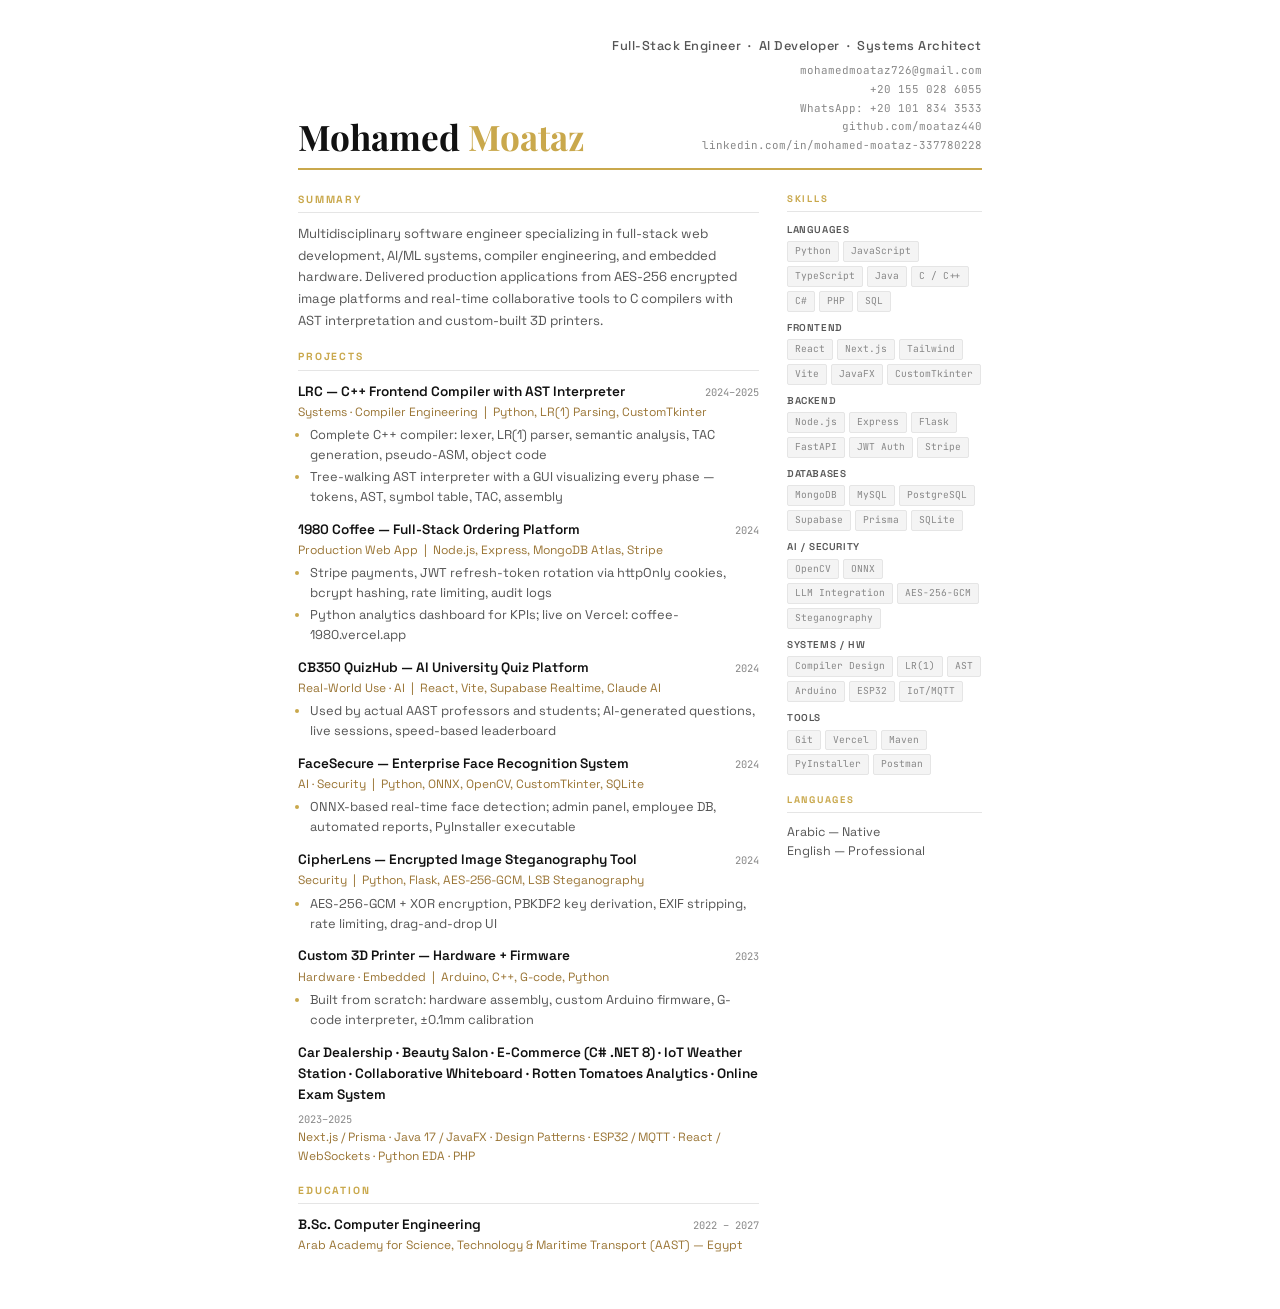
<file: resume.html>
<!DOCTYPE html>
<html lang="en">
<head>
  <meta charset="UTF-8">
  <meta name="viewport" content="width=device-width, initial-scale=1.0">
  <title>Mohamed Moataz — Résumé</title>
  <link rel="preconnect" href="https://fonts.googleapis.com">
  <link href="https://fonts.googleapis.com/css2?family=Playfair+Display:wght@400;700&family=Space+Grotesk:wght@300;400;500;600&family=JetBrains+Mono:wght@400&display=swap" rel="stylesheet">
  <style>
    :root {
      --gold:   #c9a84c;
      --gold-dk:#9a7535;
      --black:  #111111;
      --grey:   #555555;
      --grey2:  #888888;
      --border: #e5e5e5;
      --serif:  'Playfair Display', Georgia, serif;
      --sans:   'Space Grotesk', system-ui, sans-serif;
      --mono:   'JetBrains Mono', 'Courier New', monospace;
    }

    *, *::before, *::after { box-sizing: border-box; margin: 0; padding: 0; }

    body {
      font-family: var(--sans);
      font-size: 9.5pt;
      line-height: 1.55;
      color: var(--black);
      background: #fff;
    }

    a { color: var(--grey2); text-decoration: none; }

    .page {
      max-width: 780px;
      margin: 0 auto;
      padding: 36px 48px;
    }

    /* --- Header --- */
    header {
      display: flex;
      justify-content: space-between;
      align-items: flex-end;
      padding-bottom: 14px;
      border-bottom: 2px solid var(--gold);
      margin-bottom: 22px;
      flex-wrap: wrap;
      gap: 12px;
    }

    .name {
      font-family: var(--serif);
      font-size: 2.2rem;
      font-weight: 700;
      color: var(--black);
      line-height: 1;
    }

    .name span { color: var(--gold); }

    .header-right {
      text-align: right;
    }

    .header-right .role {
      font-size: 0.8rem;
      color: var(--grey);
      font-weight: 500;
      letter-spacing: 0.04em;
      margin-bottom: 6px;
    }

    .contacts { display: flex; flex-direction: column; align-items: flex-end; gap: 2px; }

    .contacts a, .contacts span {
      font-family: var(--mono);
      font-size: 0.68rem;
      color: var(--grey2);
    }

    /* --- Two-column main layout --- */
    .body { display: grid; grid-template-columns: 1fr 195px; gap: 28px; }

    /* --- Section --- */
    .sec { margin-bottom: 18px; }

    .sec-h {
      font-size: 0.65rem;
      font-weight: 700;
      color: var(--gold);
      letter-spacing: 0.18em;
      text-transform: uppercase;
      padding-bottom: 4px;
      border-bottom: 1px solid var(--border);
      margin-bottom: 10px;
    }

    /* --- Entry --- */
    .ent { margin-bottom: 12px; }

    .ent-row {
      display: flex;
      justify-content: space-between;
      align-items: baseline;
      flex-wrap: wrap;
      gap: 6px;
      margin-bottom: 1px;
    }

    .ent-title { font-weight: 600; font-size: 0.85rem; color: var(--black); }
    .ent-date  { font-family: var(--mono); font-size: 0.65rem; color: var(--grey2); white-space: nowrap; }
    .ent-org   { font-size: 0.75rem; color: var(--gold-dk); margin-bottom: 4px; }

    .ent ul { padding-left: 12px; }
    .ent li { font-size: 0.8rem; color: var(--grey); margin-bottom: 2px; }
    .ent li::marker { color: var(--gold); }

    /* --- Sidebar --- */
    .sidebar {}
    .sidebar .sec-h { font-size: 0.6rem; }

    .tag-row { display: flex; flex-wrap: wrap; gap: 4px; margin-bottom: 8px; }

    .tag {
      font-family: var(--mono);
      font-size: 0.6rem;
      color: var(--grey2);
      background: #f4f4f4;
      border: 1px solid var(--border);
      padding: 2px 7px;
      border-radius: 2px;
    }

    .sk-cat { font-size: 0.62rem; font-weight: 600; color: var(--grey); letter-spacing: 0.06em; text-transform: uppercase; margin-bottom: 4px; margin-top: 8px; }

    .edu-name { font-weight: 600; font-size: 0.82rem; }
    .edu-sub  { font-size: 0.75rem; color: var(--gold-dk); }
    .edu-date { font-family: var(--mono); font-size: 0.65rem; color: var(--grey2); }

    /* Print */
    @media print {
      .page { padding: 16px 24px; max-width: none; }
    }
    @page { size: A4; margin: 0.8cm 1.2cm; }
  </style>
</head>
<body>
<div class="page">

  <header>
    <div class="name">Mohamed <span>Moataz</span></div>
    <div class="header-right">
      <div class="role">Full-Stack Engineer &nbsp;·&nbsp; AI Developer &nbsp;·&nbsp; Systems Architect</div>
      <div class="contacts">
        <a href="mailto:mohamedmoataz726@gmail.com">mohamedmoataz726@gmail.com</a>
        <a href="tel:+201550286055">+20 155 028 6055</a>
        <a href="https://wa.me/201018343533" target="_blank">WhatsApp: +20 101 834 3533</a>
        <a href="https://github.com/moataz440" target="_blank">github.com/moataz440</a>
        <a href="https://www.linkedin.com/in/mohamed-moataz-337780228/" target="_blank">linkedin.com/in/mohamed-moataz-337780228</a>
      </div>
    </div>
  </header>

  <div class="body">
    <div class="main">

      <!-- SUMMARY -->
      <div class="sec">
        <div class="sec-h">Summary</div>
        <p style="font-size:0.82rem; color:var(--grey); line-height:1.65;">
          Multidisciplinary software engineer specializing in full-stack web development, AI/ML systems, compiler engineering,
          and embedded hardware. Delivered production applications from AES-256 encrypted image platforms and real-time
          collaborative tools to C compilers with AST interpretation and custom-built 3D printers.
        </p>
      </div>

      <!-- PROJECTS -->
      <div class="sec">
        <div class="sec-h">Projects</div>

        <div class="ent">
          <div class="ent-row">
            <span class="ent-title">LRC — C++ Frontend Compiler with AST Interpreter</span>
            <span class="ent-date">2024–2025</span>
          </div>
          <div class="ent-org">Systems · Compiler Engineering &nbsp;|&nbsp; Python, LR(1) Parsing, CustomTkinter</div>
          <ul>
            <li>Complete C++ compiler: lexer, LR(1) parser, semantic analysis, TAC generation, pseudo-ASM, object code</li>
            <li>Tree-walking AST interpreter with a GUI visualizing every phase — tokens, AST, symbol table, TAC, assembly</li>
          </ul>
        </div>

        <div class="ent">
          <div class="ent-row">
            <span class="ent-title">1980 Coffee — Full-Stack Ordering Platform</span>
            <span class="ent-date">2024</span>
          </div>
          <div class="ent-org">Production Web App &nbsp;|&nbsp; Node.js, Express, MongoDB Atlas, Stripe</div>
          <ul>
            <li>Stripe payments, JWT refresh-token rotation via httpOnly cookies, bcrypt hashing, rate limiting, audit logs</li>
            <li>Python analytics dashboard for KPIs; live on Vercel: coffee-1980.vercel.app</li>
          </ul>
        </div>

        <div class="ent">
          <div class="ent-row">
            <span class="ent-title">CB350 QuizHub — AI University Quiz Platform</span>
            <span class="ent-date">2024</span>
          </div>
          <div class="ent-org">Real-World Use · AI &nbsp;|&nbsp; React, Vite, Supabase Realtime, Claude AI</div>
          <ul>
            <li>Used by actual AAST professors and students; AI-generated questions, live sessions, speed-based leaderboard</li>
          </ul>
        </div>

        <div class="ent">
          <div class="ent-row">
            <span class="ent-title">FaceSecure — Enterprise Face Recognition System</span>
            <span class="ent-date">2024</span>
          </div>
          <div class="ent-org">AI · Security &nbsp;|&nbsp; Python, ONNX, OpenCV, CustomTkinter, SQLite</div>
          <ul>
            <li>ONNX-based real-time face detection; admin panel, employee DB, automated reports, PyInstaller executable</li>
          </ul>
        </div>

        <div class="ent">
          <div class="ent-row">
            <span class="ent-title">CipherLens — Encrypted Image Steganography Tool</span>
            <span class="ent-date">2024</span>
          </div>
          <div class="ent-org">Security &nbsp;|&nbsp; Python, Flask, AES-256-GCM, LSB Steganography</div>
          <ul>
            <li>AES-256-GCM + XOR encryption, PBKDF2 key derivation, EXIF stripping, rate limiting, drag-and-drop UI</li>
          </ul>
        </div>

        <div class="ent">
          <div class="ent-row">
            <span class="ent-title">Custom 3D Printer — Hardware + Firmware</span>
            <span class="ent-date">2023</span>
          </div>
          <div class="ent-org">Hardware · Embedded &nbsp;|&nbsp; Arduino, C++, G-code, Python</div>
          <ul>
            <li>Built from scratch: hardware assembly, custom Arduino firmware, G-code interpreter, ±0.1mm calibration</li>
          </ul>
        </div>

        <div class="ent">
          <div class="ent-row">
            <span class="ent-title">Car Dealership · Beauty Salon · E-Commerce (C# .NET 8) · IoT Weather Station · Collaborative Whiteboard · Rotten Tomatoes Analytics · Online Exam System</span>
            <span class="ent-date">2023–2025</span>
          </div>
          <div class="ent-org">Next.js / Prisma · Java 17 / JavaFX · Design Patterns · ESP32 / MQTT · React / WebSockets · Python EDA · PHP</div>
        </div>
      </div>

      <!-- EDUCATION -->
      <div class="sec">
        <div class="sec-h">Education</div>
        <div class="ent">
          <div class="ent-row">
            <span class="ent-title">B.Sc. Computer Engineering</span>
            <span class="ent-date">2022 – 2027</span>
          </div>
          <div class="ent-org">Arab Academy for Science, Technology &amp; Maritime Transport (AAST) — Egypt</div>
        </div>
      </div>

    </div><!-- /main -->

    <div class="sidebar">

      <div class="sec">
        <div class="sec-h">Skills</div>

        <div class="sk-cat">Languages</div>
        <div class="tag-row">
          <span class="tag">Python</span><span class="tag">JavaScript</span><span class="tag">TypeScript</span>
          <span class="tag">Java</span><span class="tag">C / C++</span><span class="tag">C#</span>
          <span class="tag">PHP</span><span class="tag">SQL</span>
        </div>

        <div class="sk-cat">Frontend</div>
        <div class="tag-row">
          <span class="tag">React</span><span class="tag">Next.js</span><span class="tag">Tailwind</span>
          <span class="tag">Vite</span><span class="tag">JavaFX</span><span class="tag">CustomTkinter</span>
        </div>

        <div class="sk-cat">Backend</div>
        <div class="tag-row">
          <span class="tag">Node.js</span><span class="tag">Express</span><span class="tag">Flask</span>
          <span class="tag">FastAPI</span><span class="tag">JWT Auth</span><span class="tag">Stripe</span>
        </div>

        <div class="sk-cat">Databases</div>
        <div class="tag-row">
          <span class="tag">MongoDB</span><span class="tag">MySQL</span><span class="tag">PostgreSQL</span>
          <span class="tag">Supabase</span><span class="tag">Prisma</span><span class="tag">SQLite</span>
        </div>

        <div class="sk-cat">AI / Security</div>
        <div class="tag-row">
          <span class="tag">OpenCV</span><span class="tag">ONNX</span><span class="tag">LLM Integration</span>
          <span class="tag">AES-256-GCM</span><span class="tag">Steganography</span>
        </div>

        <div class="sk-cat">Systems / HW</div>
        <div class="tag-row">
          <span class="tag">Compiler Design</span><span class="tag">LR(1)</span><span class="tag">AST</span>
          <span class="tag">Arduino</span><span class="tag">ESP32</span><span class="tag">IoT/MQTT</span>
        </div>

        <div class="sk-cat">Tools</div>
        <div class="tag-row">
          <span class="tag">Git</span><span class="tag">Vercel</span><span class="tag">Maven</span>
          <span class="tag">PyInstaller</span><span class="tag">Postman</span>
        </div>
      </div>

      <div class="sec">
        <div class="sec-h">Languages</div>
        <div style="font-size:0.78rem; color:var(--grey);">Arabic — Native<br>English — Professional</div>
      </div>

    </div><!-- /sidebar -->
  </div><!-- /body -->

</div>
</body>
</html>
</file>
<file: website/style.css>
/* =============================================
   DESIGN TOKENS
   ============================================= */
:root {
  --black:       #0a0a0a;
  --black2:      #0f0f0f;
  --black3:      #141414;
  --black4:      #1a1a1a;
  --black5:      #222222;
  --border:      rgba(255,255,255,0.06);
  --border2:     rgba(255,255,255,0.10);

  --gold:        #c9a84c;
  --gold-lt:     #e8c97a;
  --gold-dk:     #9a7535;
  --gold-glow:   rgba(201,168,76,0.12);
  --gold-glow2:  rgba(201,168,76,0.25);

  --white:       #f5f5f5;
  --grey:        #a0a0a0;
  --grey2:       #606060;
  --grey3:       #333333;

  --serif:  'Playfair Display', Georgia, serif;
  --sans:   'Space Grotesk', system-ui, sans-serif;
  --mono:   'JetBrains Mono', 'Courier New', monospace;

  --ease:   cubic-bezier(0.4, 0, 0.2, 1);
  --spring: cubic-bezier(0.175, 0.885, 0.32, 1.275);
}

/* =============================================
   RESET & BASE
   ============================================= */
*, *::before, *::after { box-sizing: border-box; margin: 0; padding: 0; }

html { scroll-behavior: smooth; font-size: 16px; }

body {
  background: var(--black);
  color: var(--white);
  font-family: var(--sans);
  font-weight: 400;
  line-height: 1.6;
  overflow-x: hidden;
  cursor: none;
}

body.loading { overflow: hidden; }

a { color: inherit; text-decoration: none; }
button { cursor: none; border: none; background: none; font-family: var(--sans); }
ul { list-style: none; }
img { display: block; max-width: 100%; }

.container { max-width: 1200px; margin: 0 auto; padding: 0 40px; }

/* =============================================
   NOISE OVERLAY
   ============================================= */
.noise {
  position: fixed;
  inset: 0;
  z-index: 9999;
  pointer-events: none;
  opacity: 0.025;
  background-image: url("data:image/svg+xml,%3Csvg viewBox='0 0 512 512' xmlns='http://www.w3.org/2000/svg'%3E%3Cfilter id='noise'%3E%3CfeTurbulence type='fractalNoise' baseFrequency='0.75' numOctaves='4' stitchTiles='stitch'/%3E%3C/filter%3E%3Crect width='100%25' height='100%25' filter='url(%23noise)' opacity='1'/%3E%3C/svg%3E");
  background-size: 200px 200px;
}

/* =============================================
   PRELOADER
   ============================================= */
#preloader {
  position: fixed;
  inset: 0;
  background: var(--black);
  z-index: 10000;
  display: flex;
  align-items: center;
  justify-content: center;
  transition: opacity 0.6s var(--ease), visibility 0.6s;
}

#preloader.hidden { opacity: 0; visibility: hidden; }

.preloader-inner { text-align: center; }

.preloader-logo {
  font-family: var(--serif);
  font-size: 3.5rem;
  font-weight: 700;
  color: var(--gold);
  letter-spacing: 0.08em;
  margin-bottom: 40px;
  opacity: 0;
  animation: fadeUp 0.6s 0.2s var(--ease) forwards;
}

.preloader-bar {
  width: 240px;
  height: 1px;
  background: var(--black5);
  margin: 0 auto 16px;
  overflow: hidden;
}

.preloader-fill {
  height: 100%;
  width: 0%;
  background: linear-gradient(90deg, var(--gold-dk), var(--gold), var(--gold-lt));
  transition: width 0.05s linear;
}

.preloader-num {
  font-family: var(--mono);
  font-size: 0.75rem;
  color: var(--grey);
  letter-spacing: 0.15em;
}

/* =============================================
   CUSTOM CURSOR
   ============================================= */
.cursor-ring {
  position: fixed;
  width: 36px;
  height: 36px;
  border: 1px solid rgba(201,168,76,0.5);
  border-radius: 50%;
  pointer-events: none;
  z-index: 9998;
  transform: translate(-50%, -50%);
  transition: width 0.3s var(--ease), height 0.3s var(--ease),
              border-color 0.3s, background 0.3s, transform 0.1s linear;
  will-change: transform;
}

.cursor-dot {
  position: fixed;
  width: 6px;
  height: 6px;
  background: var(--gold);
  border-radius: 50%;
  pointer-events: none;
  z-index: 9999;
  transform: translate(-50%, -50%);
  will-change: transform;
}

.cursor-ring.hovering {
  width: 56px;
  height: 56px;
  border-color: var(--gold);
  background: var(--gold-glow);
}

.cursor-ring.clicking {
  transform: translate(-50%, -50%) scale(0.8);
  background: var(--gold-glow2);
}

/* =============================================
   NAVIGATION
   ============================================= */
#nav {
  position: fixed;
  top: 0;
  left: 0;
  right: 0;
  z-index: 1000;
  padding: 24px 0;
  transition: padding 0.3s var(--ease), background 0.3s, border-color 0.3s;
}

#nav.scrolled {
  padding: 14px 0;
  background: rgba(10,10,10,0.92);
  backdrop-filter: blur(20px);
  border-bottom: 1px solid var(--border);
}

.nav-inner {
  max-width: 1200px;
  margin: 0 auto;
  padding: 0 40px;
  display: flex;
  align-items: center;
  gap: 40px;
}

.nav-logo {
  font-family: var(--serif);
  font-size: 1.4rem;
  font-weight: 700;
  color: var(--white);
  letter-spacing: 0.04em;
  margin-right: auto;
}

.gold-dot { color: var(--gold); }

.nav-links {
  display: flex;
  gap: 36px;
}

.nav-links a {
  font-size: 0.85rem;
  font-weight: 500;
  color: var(--grey);
  letter-spacing: 0.06em;
  text-transform: uppercase;
  position: relative;
  transition: color 0.3s;
}

.nav-links a::after {
  content: '';
  position: absolute;
  bottom: -4px;
  left: 0;
  width: 0;
  height: 1px;
  background: var(--gold);
  transition: width 0.3s var(--ease);
}

.nav-links a:hover { color: var(--white); }
.nav-links a:hover::after { width: 100%; }

.nav-resume {
  display: flex;
  align-items: center;
  gap: 6px;
  font-size: 0.8rem;
  font-weight: 600;
  color: var(--gold);
  letter-spacing: 0.08em;
  text-transform: uppercase;
  border: 1px solid rgba(201,168,76,0.3);
  padding: 8px 18px;
  border-radius: 2px;
  transition: background 0.3s, border-color 0.3s, color 0.3s;
}

.nav-resume:hover {
  background: var(--gold-glow);
  border-color: var(--gold);
}

.nav-burger {
  display: none;
  flex-direction: column;
  gap: 6px;
  padding: 4px;
  background: none;
  border: none;
}

.nav-burger span {
  display: block;
  width: 24px;
  height: 1px;
  background: var(--white);
  transition: transform 0.3s var(--ease), opacity 0.3s;
}

.nav-burger.open span:first-child { transform: translateY(7px) rotate(45deg); }
.nav-burger.open span:last-child  { transform: translateY(-7px) rotate(-45deg); }

/* Mobile Menu */
.mobile-menu {
  position: fixed;
  top: 0;
  right: -100%;
  width: 280px;
  height: 100vh;
  background: var(--black3);
  border-left: 1px solid var(--border);
  z-index: 999;
  display: flex;
  align-items: center;
  padding: 40px;
  transition: right 0.4s var(--ease);
}

.mobile-menu.open { right: 0; }

.mobile-menu ul { display: flex; flex-direction: column; gap: 28px; }

.mobile-menu a {
  font-family: var(--serif);
  font-size: 1.8rem;
  font-weight: 600;
  color: var(--grey);
  transition: color 0.3s;
}

.mobile-menu a:hover { color: var(--gold); }

/* =============================================
   HERO
   ============================================= */
#hero {
  position: relative;
  min-height: 100vh;
  display: flex;
  align-items: center;
  overflow: hidden;
}

#hero-canvas {
  position: absolute;
  inset: 0;
  z-index: 0;
}

.hero-wrap {
  position: relative;
  z-index: 1;
  width: 100%;
  max-width: 1200px;
  margin: 0 auto;
  padding: 120px 40px 80px;
}

.hero-content { max-width: 740px; }

.hero-badge {
  display: inline-flex;
  align-items: center;
  gap: 8px;
  font-size: 0.75rem;
  font-weight: 500;
  color: var(--grey);
  letter-spacing: 0.12em;
  text-transform: uppercase;
  border: 1px solid var(--border2);
  padding: 8px 16px;
  border-radius: 40px;
  margin-bottom: 32px;
  opacity: 0;
  animation: fadeUp 0.7s 1.2s var(--ease) forwards;
}

.badge-dot {
  width: 6px;
  height: 6px;
  border-radius: 50%;
  background: #4ade80;
  box-shadow: 0 0 8px rgba(74,222,128,0.6);
  animation: pulse-green 2s infinite;
}

@keyframes pulse-green {
  0%, 100% { box-shadow: 0 0 8px rgba(74,222,128,0.6); }
  50%       { box-shadow: 0 0 16px rgba(74,222,128,1); }
}

/* Hero Name */
.hero-name {
  font-family: var(--serif);
  font-weight: 700;
  line-height: 1.0;
  margin-bottom: 28px;
  overflow: hidden;
}

.name-line {
  display: block;
  font-size: clamp(3.2rem, 8vw, 7rem);
  overflow: hidden;
}

.name-line .char {
  display: inline-block;
  opacity: 0;
  transform: translateY(100%);
  animation: charReveal 0.6s var(--spring) forwards;
}

.name-line.line-1 .char:nth-child(1) { animation-delay: 1.35s; }
.name-line.line-1 .char:nth-child(2) { animation-delay: 1.42s; }
.name-line.line-1 .char:nth-child(3) { animation-delay: 1.49s; }
.name-line.line-1 .char:nth-child(4) { animation-delay: 1.56s; }
.name-line.line-1 .char:nth-child(5) { animation-delay: 1.63s; }
.name-line.line-1 .char:nth-child(6) { animation-delay: 1.70s; }
.name-line.line-1 .char:nth-child(7) { animation-delay: 1.77s; }

.name-line.line-2 .char:nth-child(1) { animation-delay: 1.55s; }
.name-line.line-2 .char:nth-child(2) { animation-delay: 1.62s; }
.name-line.line-2 .char:nth-child(3) { animation-delay: 1.69s; }
.name-line.line-2 .char:nth-child(4) { animation-delay: 1.76s; }
.name-line.line-2 .char:nth-child(5) { animation-delay: 1.83s; }
.name-line.line-2 .char:nth-child(6) { animation-delay: 1.90s; }

.gold-line .char {
  background: linear-gradient(135deg, var(--gold-dk) 0%, var(--gold) 40%, var(--gold-lt) 60%, var(--gold) 100%);
  -webkit-background-clip: text;
  -webkit-text-fill-color: transparent;
  background-clip: text;
}

@keyframes charReveal {
  to { opacity: 1; transform: translateY(0); }
}

/* Hero Role */
.hero-role {
  display: flex;
  align-items: center;
  font-size: clamp(1rem, 2.2vw, 1.3rem);
  font-weight: 300;
  color: var(--grey);
  margin-bottom: 24px;
  height: 1.8rem;
  overflow: hidden;
  opacity: 0;
  animation: fadeUp 0.7s 2s var(--ease) forwards;
}

.role-prefix { white-space: nowrap; }

.role-ticker {
  position: relative;
  display: flex;
  flex-direction: column;
  height: 1.8rem;
  overflow: hidden;
}

.role-item {
  display: block;
  height: 1.8rem;
  line-height: 1.8rem;
  color: var(--gold);
  font-weight: 500;
  transition: transform 0.5s var(--ease), opacity 0.5s;
  white-space: nowrap;
}

.role-item:not(.active) {
  position: absolute;
  top: 0;
  opacity: 0;
  transform: translateY(100%);
}

/* Hero Bio */
.hero-bio {
  font-size: 1.05rem;
  line-height: 1.75;
  color: var(--grey);
  max-width: 580px;
  margin-bottom: 40px;
  opacity: 0;
  animation: fadeUp 0.7s 2.1s var(--ease) forwards;
}

.hero-bio em { color: var(--white); font-style: italic; font-family: var(--serif); }

/* Hero Actions */
.hero-actions {
  display: flex;
  gap: 16px;
  flex-wrap: wrap;
  margin-bottom: 48px;
  opacity: 0;
  animation: fadeUp 0.7s 2.2s var(--ease) forwards;
}

/* Buttons */
.btn-gold {
  display: inline-flex;
  align-items: center;
  gap: 10px;
  background: linear-gradient(135deg, var(--gold-dk), var(--gold), var(--gold-lt));
  color: var(--black);
  font-family: var(--sans);
  font-size: 0.85rem;
  font-weight: 600;
  letter-spacing: 0.06em;
  text-transform: uppercase;
  padding: 14px 28px;
  border-radius: 2px;
  position: relative;
  overflow: hidden;
  transition: transform 0.2s var(--ease), box-shadow 0.3s;
  cursor: none;
}

.btn-gold::before {
  content: '';
  position: absolute;
  inset: 0;
  background: linear-gradient(135deg, var(--gold-lt), var(--gold), var(--gold-dk));
  opacity: 0;
  transition: opacity 0.3s;
}

.btn-gold:hover { box-shadow: 0 8px 32px rgba(201,168,76,0.35); transform: translateY(-2px); }
.btn-gold:hover::before { opacity: 1; }
.btn-gold span { position: relative; z-index: 1; }
.btn-gold svg  { position: relative; z-index: 1; }

.btn-ghost {
  display: inline-flex;
  align-items: center;
  gap: 10px;
  background: transparent;
  color: var(--white);
  font-family: var(--sans);
  font-size: 0.85rem;
  font-weight: 600;
  letter-spacing: 0.06em;
  text-transform: uppercase;
  padding: 14px 28px;
  border-radius: 2px;
  border: 1px solid var(--border2);
  transition: border-color 0.3s, background 0.3s, transform 0.2s;
  cursor: none;
}

.btn-ghost:hover {
  border-color: var(--gold);
  background: var(--gold-glow);
  transform: translateY(-2px);
}

.btn-full { width: 100%; justify-content: center; }

/* Hero Socials */
.hero-socials {
  display: flex;
  align-items: center;
  gap: 16px;
  opacity: 0;
  animation: fadeUp 0.7s 2.35s var(--ease) forwards;
}

.social-icon {
  width: 38px;
  height: 38px;
  display: flex;
  align-items: center;
  justify-content: center;
  border: 1px solid var(--border);
  border-radius: 50%;
  color: var(--grey);
  transition: border-color 0.3s, color 0.3s, background 0.3s;
}

.social-icon svg { width: 16px; height: 16px; }

.social-icon:hover { border-color: var(--gold); color: var(--gold); background: var(--gold-glow); }

.social-sep {
  width: 1px;
  height: 20px;
  background: var(--border2);
}

.social-email {
  font-size: 0.8rem;
  color: var(--grey);
  letter-spacing: 0.04em;
  transition: color 0.3s;
}

.social-email:hover { color: var(--gold); }

/* Hero Scroll */
.hero-scroll {
  position: absolute;
  bottom: 36px;
  left: 50%;
  transform: translateX(-50%);
  display: flex;
  flex-direction: column;
  align-items: center;
  gap: 8px;
  opacity: 0;
  animation: fadeUp 0.7s 2.5s var(--ease) forwards;
}

.scroll-bar {
  width: 1px;
  height: 48px;
  background: var(--border2);
  position: relative;
  overflow: hidden;
}

.scroll-bar::after {
  content: '';
  position: absolute;
  top: 0;
  left: 0;
  right: 0;
  height: 40%;
  background: var(--gold);
  animation: scrollDown 2s 3s var(--ease) infinite;
}

@keyframes scrollDown {
  0%   { top: -40%; }
  100% { top: 140%; }
}

.hero-scroll span {
  font-size: 0.65rem;
  letter-spacing: 0.18em;
  text-transform: uppercase;
  color: var(--grey2);
}

/* =============================================
   SECTIONS — SHARED
   ============================================= */
.section { padding: 120px 0; }

.sec-head { margin-bottom: 70px; }

.sec-num {
  font-family: var(--mono);
  font-size: 0.75rem;
  color: var(--gold);
  letter-spacing: 0.2em;
  text-transform: uppercase;
  display: block;
  margin-bottom: 16px;
}

.sec-title {
  font-family: var(--serif);
  font-size: clamp(2.4rem, 5vw, 3.8rem);
  font-weight: 700;
  line-height: 1.15;
  color: var(--white);
  margin-bottom: 16px;
}

.gold-italic {
  background: linear-gradient(135deg, var(--gold-dk), var(--gold-lt));
  -webkit-background-clip: text;
  -webkit-text-fill-color: transparent;
  background-clip: text;
  font-style: italic;
}

.sec-sub {
  font-size: 1rem;
  color: var(--grey);
}

/* Scroll Reveal */
.reveal {
  opacity: 0;
  transform: translateY(30px);
  transition: opacity 0.7s var(--ease), transform 0.7s var(--ease);
}

.reveal.visible {
  opacity: 1;
  transform: translateY(0);
}

/* =============================================
   ABOUT
   ============================================= */
#about { background: var(--black2); }

.about-grid {
  display: grid;
  grid-template-columns: 220px 1fr;
  gap: 80px;
  align-items: center;
  margin-bottom: 80px;
}

/* Avatar */
.about-avatar {
  position: relative;
  width: 180px;
  height: 180px;
  margin: 0 auto;
}

.avatar-outer, .avatar-inner, .avatar-core {
  position: absolute;
  border-radius: 50%;
  top: 50%;
  left: 50%;
  transform: translate(-50%, -50%);
}

.avatar-outer {
  width: 180px;
  height: 180px;
  border: 1px solid rgba(201,168,76,0.15);
  animation: spin 20s linear infinite;
}

.avatar-inner {
  width: 150px;
  height: 150px;
  border: 1px solid rgba(201,168,76,0.25);
  animation: spin-rev 14s linear infinite;
}

.avatar-core {
  width: 120px;
  height: 120px;
  background: linear-gradient(135deg, var(--black3), var(--black5));
  border: 1px solid rgba(201,168,76,0.4);
  display: flex;
  align-items: center;
  justify-content: center;
  font-family: var(--serif);
  font-size: 2rem;
  font-weight: 700;
  color: var(--gold);
}

.avatar-orbit {
  position: absolute;
  width: 180px;
  height: 180px;
  top: 50%;
  left: 50%;
  transform: translate(-50%, -50%);
  animation: spin 10s linear infinite;
}

.orbit-dot {
  position: absolute;
  width: 8px;
  height: 8px;
  background: var(--gold);
  border-radius: 50%;
  top: -4px;
  left: calc(50% - 4px);
  box-shadow: 0 0 12px var(--gold);
}

@keyframes spin     { to { transform: translate(-50%, -50%) rotate(360deg); } }
@keyframes spin-rev { to { transform: translate(-50%, -50%) rotate(-360deg); } }

/* About Text */
.about-text p {
  font-size: 1.05rem;
  line-height: 1.8;
  color: var(--grey);
  margin-bottom: 20px;
}

.about-text p:last-child { margin-bottom: 0; }

.about-text strong { color: var(--white); font-weight: 600; }
.about-text em     { color: var(--white); font-style: italic; font-family: var(--serif); }

.about-text mark {
  background: var(--gold-glow);
  color: var(--gold-lt);
  padding: 1px 6px;
  border-radius: 2px;
  font-style: normal;
}

/* Stats */
.about-stats {
  display: flex;
  align-items: center;
  gap: 0;
  border: 1px solid var(--border);
  border-radius: 4px;
  overflow: hidden;
}

.stat-block {
  flex: 1;
  text-align: center;
  padding: 36px 20px;
}

.stat-val {
  font-family: var(--serif);
  font-size: 3rem;
  font-weight: 700;
  background: linear-gradient(135deg, var(--gold-dk), var(--gold-lt));
  -webkit-background-clip: text;
  -webkit-text-fill-color: transparent;
  background-clip: text;
  line-height: 1;
  margin-bottom: 8px;
}

.stat-lab {
  font-size: 0.8rem;
  color: var(--grey2);
  letter-spacing: 0.08em;
  text-transform: uppercase;
}

.stat-sep {
  width: 1px;
  height: 80px;
  background: var(--border);
  flex-shrink: 0;
}

/* =============================================
   SKILLS
   ============================================= */
#skills { background: var(--black); }

.skills-grid {
  display: grid;
  grid-template-columns: repeat(3, 1fr);
  gap: 2px;
  border: 1px solid var(--border);
  border-radius: 4px;
  overflow: hidden;
}

.skill-cat {
  padding: 36px 32px;
  background: var(--black2);
  border-right: 1px solid var(--border);
  border-bottom: 1px solid var(--border);
  transition: background 0.3s;
}

.skill-cat:hover { background: var(--black3); }

.skill-cat-label {
  font-size: 0.75rem;
  font-weight: 600;
  color: var(--gold);
  letter-spacing: 0.12em;
  text-transform: uppercase;
  margin-bottom: 20px;
  display: flex;
  align-items: center;
  gap: 8px;
}

.cat-icon { font-size: 1rem; }

.skill-tags { display: flex; flex-wrap: wrap; gap: 8px; }

.stag {
  font-family: var(--mono);
  font-size: 0.72rem;
  color: var(--grey);
  background: rgba(255,255,255,0.04);
  border: 1px solid var(--border);
  padding: 5px 12px;
  border-radius: 2px;
  transition: color 0.3s, border-color 0.3s, background 0.3s;
  white-space: nowrap;
}

.stag:hover {
  color: var(--gold);
  border-color: rgba(201,168,76,0.3);
  background: var(--gold-glow);
}

/* =============================================
   PROJECTS
   ============================================= */
#projects { background: var(--black2); }

/* Filter Bar */
.filter-bar {
  display: flex;
  gap: 8px;
  margin-bottom: 50px;
  flex-wrap: wrap;
}

.fbtn {
  font-family: var(--sans);
  font-size: 0.78rem;
  font-weight: 500;
  color: var(--grey);
  letter-spacing: 0.08em;
  text-transform: uppercase;
  padding: 8px 20px;
  border: 1px solid var(--border);
  border-radius: 2px;
  transition: color 0.3s, border-color 0.3s, background 0.3s;
  cursor: none;
}

.fbtn:hover, .fbtn.active {
  color: var(--gold);
  border-color: rgba(201,168,76,0.4);
  background: var(--gold-glow);
}

/* Project Grid */
.projects-grid {
  display: grid;
  grid-template-columns: repeat(3, 1fr);
  gap: 1px;
  background: var(--border);
  border: 1px solid var(--border);
  border-radius: 4px;
  overflow: hidden;
}

/* Project Card */
.proj-card {
  background: var(--black);
  padding: 36px;
  position: relative;
  overflow: hidden;
  transition: background 0.3s, transform 0.1s;
  transform-style: preserve-3d;
  will-change: transform;
}

.proj-card::before {
  content: '';
  position: absolute;
  inset: 0;
  background: var(--gold-glow);
  opacity: 0;
  transition: opacity 0.4s;
  pointer-events: none;
}

.proj-card:hover::before { opacity: 1; }

.proj-card::after {
  content: '';
  position: absolute;
  top: 0;
  left: 0;
  right: 0;
  height: 1px;
  background: linear-gradient(90deg, transparent, var(--gold), transparent);
  opacity: 0;
  transition: opacity 0.4s;
}

.proj-card:hover::after { opacity: 1; }

.proj-card.hidden {
  display: none;
}

.proj-num {
  font-family: var(--mono);
  font-size: 0.65rem;
  color: var(--grey3);
  letter-spacing: 0.15em;
  margin-bottom: 20px;
}

.proj-cats { display: flex; gap: 6px; margin-bottom: 16px; flex-wrap: wrap; }

.proj-cat-badge {
  font-size: 0.65rem;
  font-weight: 600;
  color: var(--gold-dk);
  background: var(--gold-glow);
  border: 1px solid rgba(201,168,76,0.2);
  padding: 3px 10px;
  border-radius: 40px;
  letter-spacing: 0.08em;
  text-transform: uppercase;
}

.proj-title {
  font-family: var(--serif);
  font-size: 1.3rem;
  font-weight: 600;
  color: var(--white);
  margin-bottom: 12px;
  line-height: 1.3;
  transition: color 0.3s;
}

.proj-card:hover .proj-title { color: var(--gold-lt); }

.proj-desc {
  font-size: 0.875rem;
  color: var(--grey);
  line-height: 1.65;
  margin-bottom: 24px;
}

.proj-tags { display: flex; flex-wrap: wrap; gap: 6px; margin-bottom: 28px; }

.proj-tag {
  font-family: var(--mono);
  font-size: 0.65rem;
  color: var(--grey2);
  background: rgba(255,255,255,0.04);
  padding: 4px 10px;
  border-radius: 2px;
}

.proj-links { display: flex; gap: 12px; }

.proj-link {
  display: flex;
  align-items: center;
  gap: 6px;
  font-size: 0.78rem;
  font-weight: 500;
  color: var(--grey2);
  text-transform: uppercase;
  letter-spacing: 0.08em;
  transition: color 0.3s;
}

.proj-link svg { width: 14px; height: 14px; }

.proj-link:hover { color: var(--gold); }

.proj-link.disabled {
  opacity: 0.35;
  pointer-events: none;
}

/* Featured badge */
.proj-featured {
  position: absolute;
  top: 20px;
  right: 20px;
  font-size: 0.6rem;
  font-weight: 600;
  color: var(--gold);
  letter-spacing: 0.1em;
  text-transform: uppercase;
  opacity: 0.6;
}

/* =============================================
   CONTACT
   ============================================= */
#contact { background: var(--black); }

.contact-grid {
  display: grid;
  grid-template-columns: 1fr 1fr;
  gap: 80px;
  align-items: start;
}

.contact-blurb {
  font-size: 1.1rem;
  line-height: 1.75;
  color: var(--grey);
  margin-bottom: 48px;
}

.contact-list { display: flex; flex-direction: column; gap: 28px; }

.c-item {
  display: flex;
  align-items: flex-start;
  gap: 16px;
}

.c-icon {
  width: 42px;
  height: 42px;
  border: 1px solid var(--border2);
  border-radius: 50%;
  display: flex;
  align-items: center;
  justify-content: center;
  flex-shrink: 0;
  color: var(--gold);
  transition: background 0.3s, border-color 0.3s;
}

.c-icon svg { width: 18px; height: 18px; }

.c-item:hover .c-icon {
  background: var(--gold-glow);
  border-color: rgba(201,168,76,0.4);
}

.c-lbl {
  font-size: 0.7rem;
  color: var(--grey2);
  letter-spacing: 0.12em;
  text-transform: uppercase;
  margin-bottom: 4px;
}

.c-val {
  font-size: 0.95rem;
  color: var(--white);
  transition: color 0.3s;
}

a.c-val:hover { color: var(--gold); }

/* Contact Form */
.contact-form {
  display: flex;
  flex-direction: column;
  gap: 20px;
}

.field-wrap {
  position: relative;
}

.field-wrap input,
.field-wrap textarea {
  width: 100%;
  background: var(--black3);
  border: 1px solid var(--border2);
  border-radius: 2px;
  padding: 18px 16px 10px;
  font-family: var(--sans);
  font-size: 0.95rem;
  color: var(--white);
  outline: none;
  transition: border-color 0.3s;
  resize: vertical;
}

.field-wrap label {
  position: absolute;
  top: 14px;
  left: 16px;
  font-size: 0.85rem;
  color: var(--grey2);
  pointer-events: none;
  transition: top 0.25s var(--ease), font-size 0.25s, color 0.25s;
}

.field-wrap input:focus,
.field-wrap textarea:focus {
  border-color: rgba(201,168,76,0.5);
}

.field-wrap input:focus + label,
.field-wrap input:not(:placeholder-shown) + label,
.field-wrap textarea:focus + label,
.field-wrap textarea:not(:placeholder-shown) + label {
  top: 5px;
  font-size: 0.68rem;
  color: var(--gold);
  letter-spacing: 0.08em;
}

.field-wrap textarea { min-height: 120px; }

/* =============================================
   FOOTER
   ============================================= */
footer {
  border-top: 1px solid var(--border);
  padding: 48px 0 32px;
  background: var(--black2);
}

.footer-top {
  display: flex;
  align-items: center;
  justify-content: space-between;
  margin-bottom: 36px;
  gap: 24px;
  flex-wrap: wrap;
}

.footer-logo {
  font-family: var(--serif);
  font-size: 1.6rem;
  font-weight: 700;
  color: var(--white);
}

.footer-nav { display: flex; gap: 28px; }

.footer-nav a {
  font-size: 0.82rem;
  color: var(--grey);
  letter-spacing: 0.06em;
  text-transform: uppercase;
  transition: color 0.3s;
}

.footer-nav a:hover { color: var(--gold); }

.footer-soc { display: flex; gap: 20px; }

.footer-soc a {
  font-size: 0.82rem;
  color: var(--grey2);
  letter-spacing: 0.06em;
  text-transform: uppercase;
  transition: color 0.3s;
}

.footer-soc a:hover { color: var(--gold); }

.footer-bottom {
  display: flex;
  align-items: center;
  justify-content: space-between;
  flex-wrap: wrap;
  gap: 12px;
  padding-top: 28px;
  border-top: 1px solid var(--border);
}

.footer-bottom span {
  font-size: 0.78rem;
  color: var(--grey2);
}

.footer-role {
  font-family: var(--mono);
  font-size: 0.68rem !important;
  letter-spacing: 0.06em;
  color: var(--grey3) !important;
}

/* =============================================
   UTILITY KEYFRAMES
   ============================================= */
@keyframes fadeUp {
  from { opacity: 0; transform: translateY(20px); }
  to   { opacity: 1; transform: translateY(0); }
}

/* =============================================
   RESPONSIVE
   ============================================= */
@media (max-width: 1024px) {
  .skills-grid { grid-template-columns: repeat(2, 1fr); }
  .projects-grid { grid-template-columns: repeat(2, 1fr); }
}

@media (max-width: 768px) {
  .container { padding: 0 24px; }
  .section { padding: 80px 0; }

  .nav-links, .nav-resume { display: none; }
  .nav-burger { display: flex; }

  .hero-wrap { padding: 100px 24px 60px; }

  .about-grid { grid-template-columns: 1fr; gap: 40px; }
  .about-avatar { width: 140px; height: 140px; }
  .avatar-outer { width: 140px; height: 140px; }
  .avatar-inner { width: 116px; height: 116px; }
  .avatar-core  { width: 92px;  height: 92px; font-size: 1.5rem; }
  .avatar-orbit { width: 140px; height: 140px; }

  .about-stats { flex-wrap: wrap; }
  .stat-sep { display: none; }
  .stat-block { flex: 0 0 50%; border-bottom: 1px solid var(--border); }

  .skills-grid { grid-template-columns: 1fr; }
  .projects-grid { grid-template-columns: 1fr; }

  .contact-grid { grid-template-columns: 1fr; gap: 40px; }

  .footer-top { flex-direction: column; align-items: flex-start; }
  .footer-bottom { flex-direction: column; align-items: flex-start; }
}

@media (max-width: 480px) {
  .hero-actions { flex-direction: column; }
  .btn-gold, .btn-ghost { width: 100%; justify-content: center; }
}
</file>
